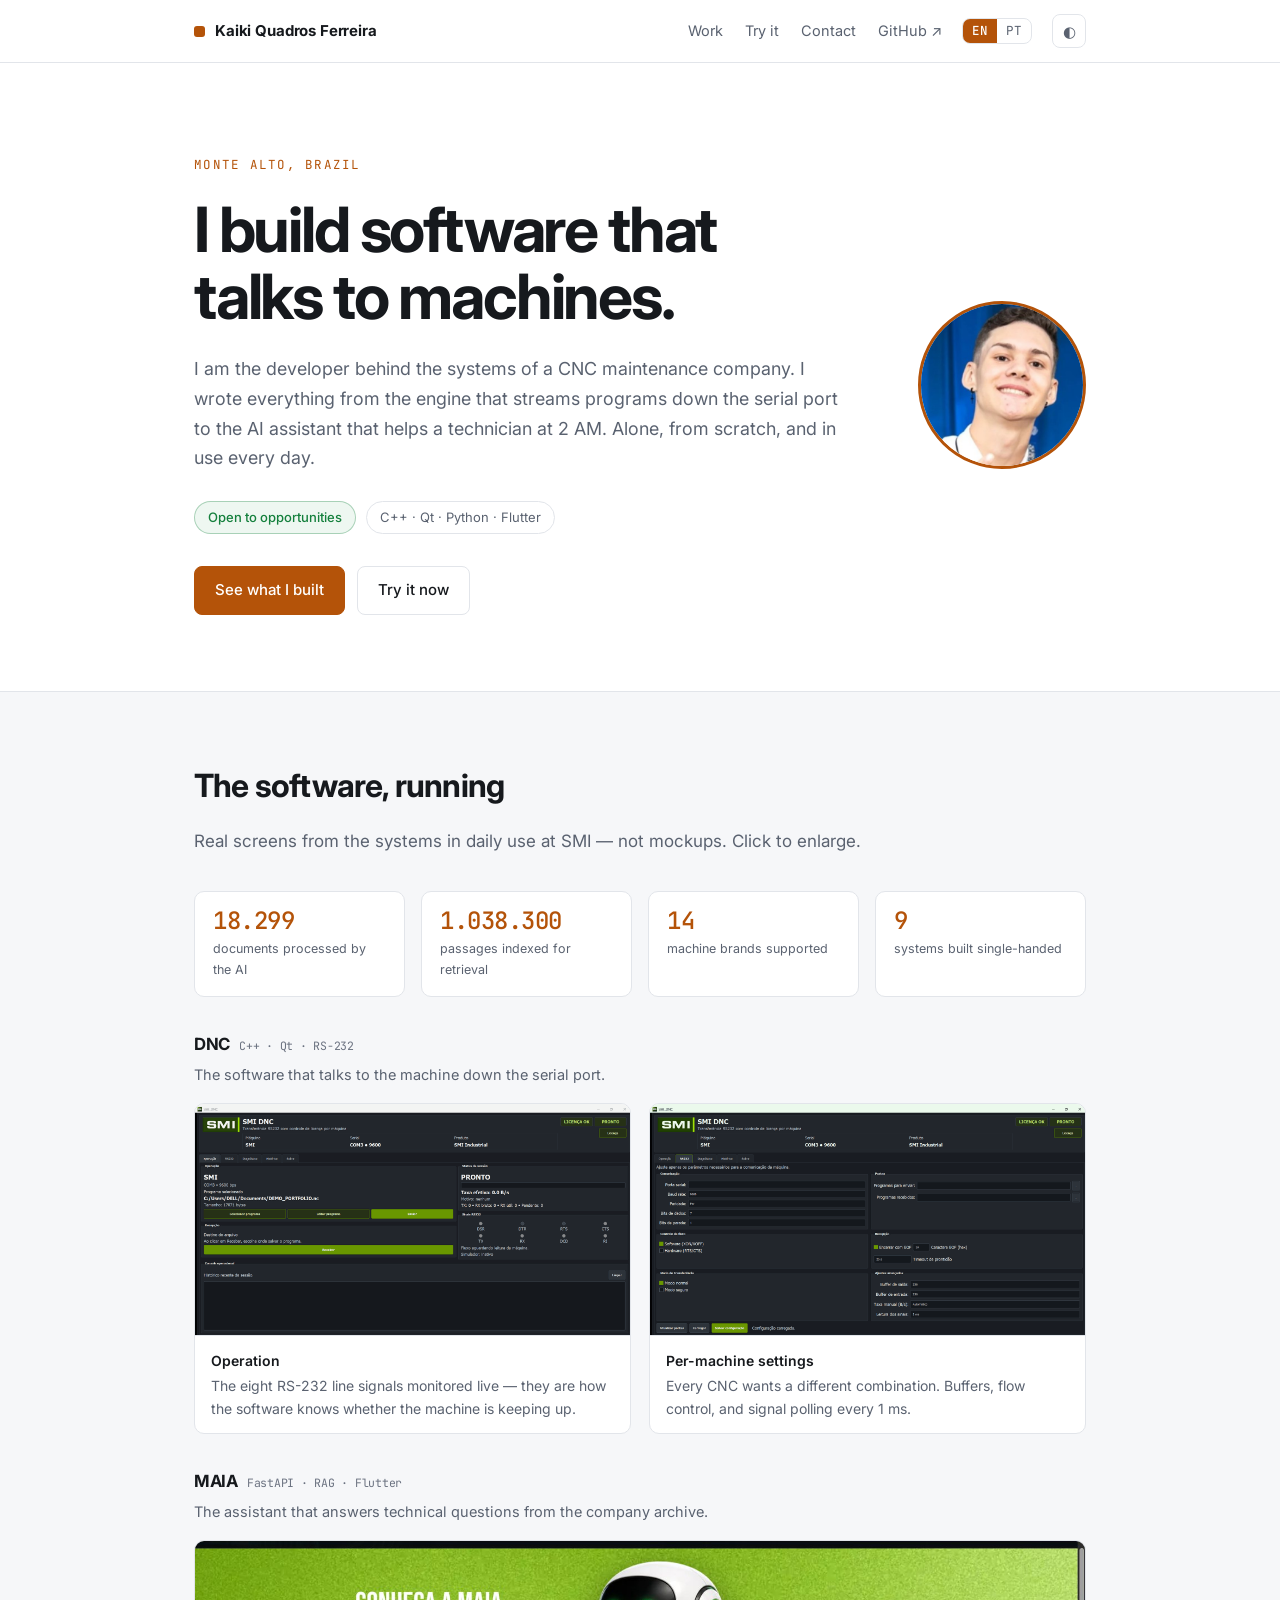
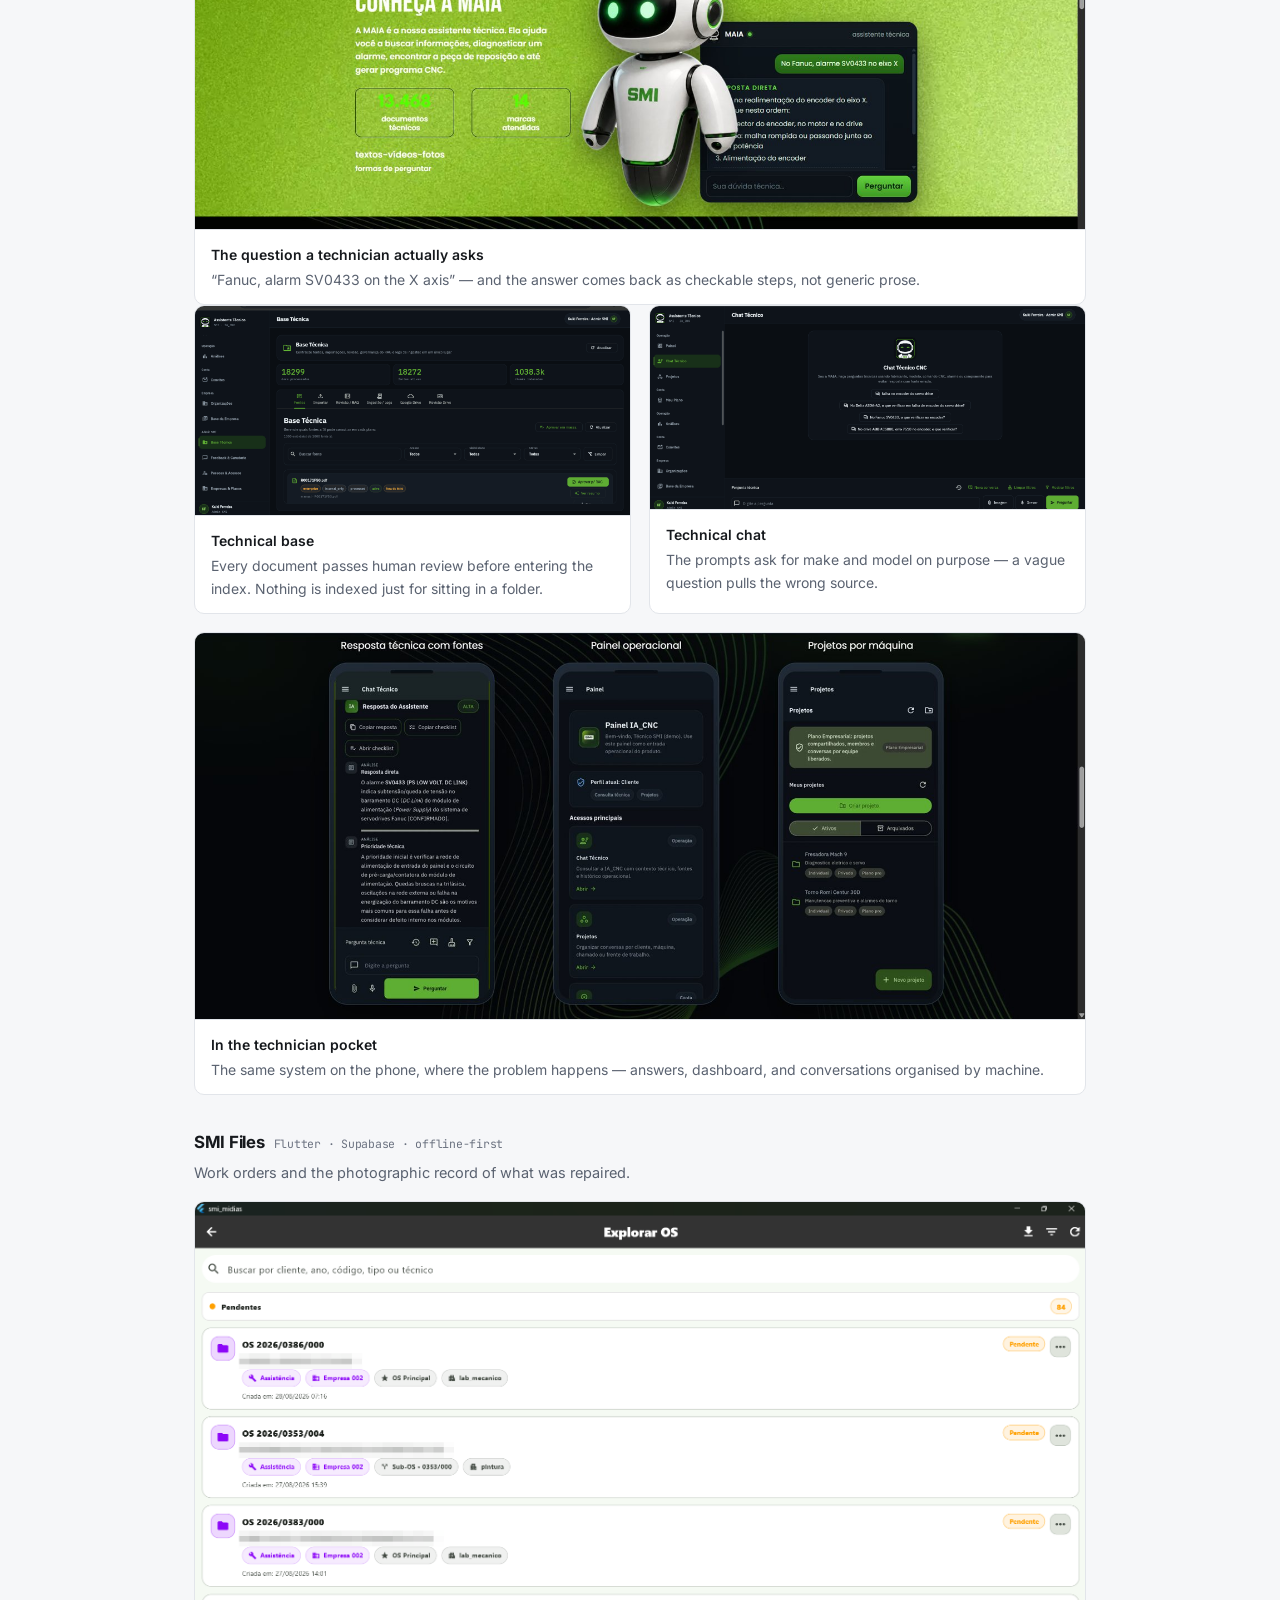
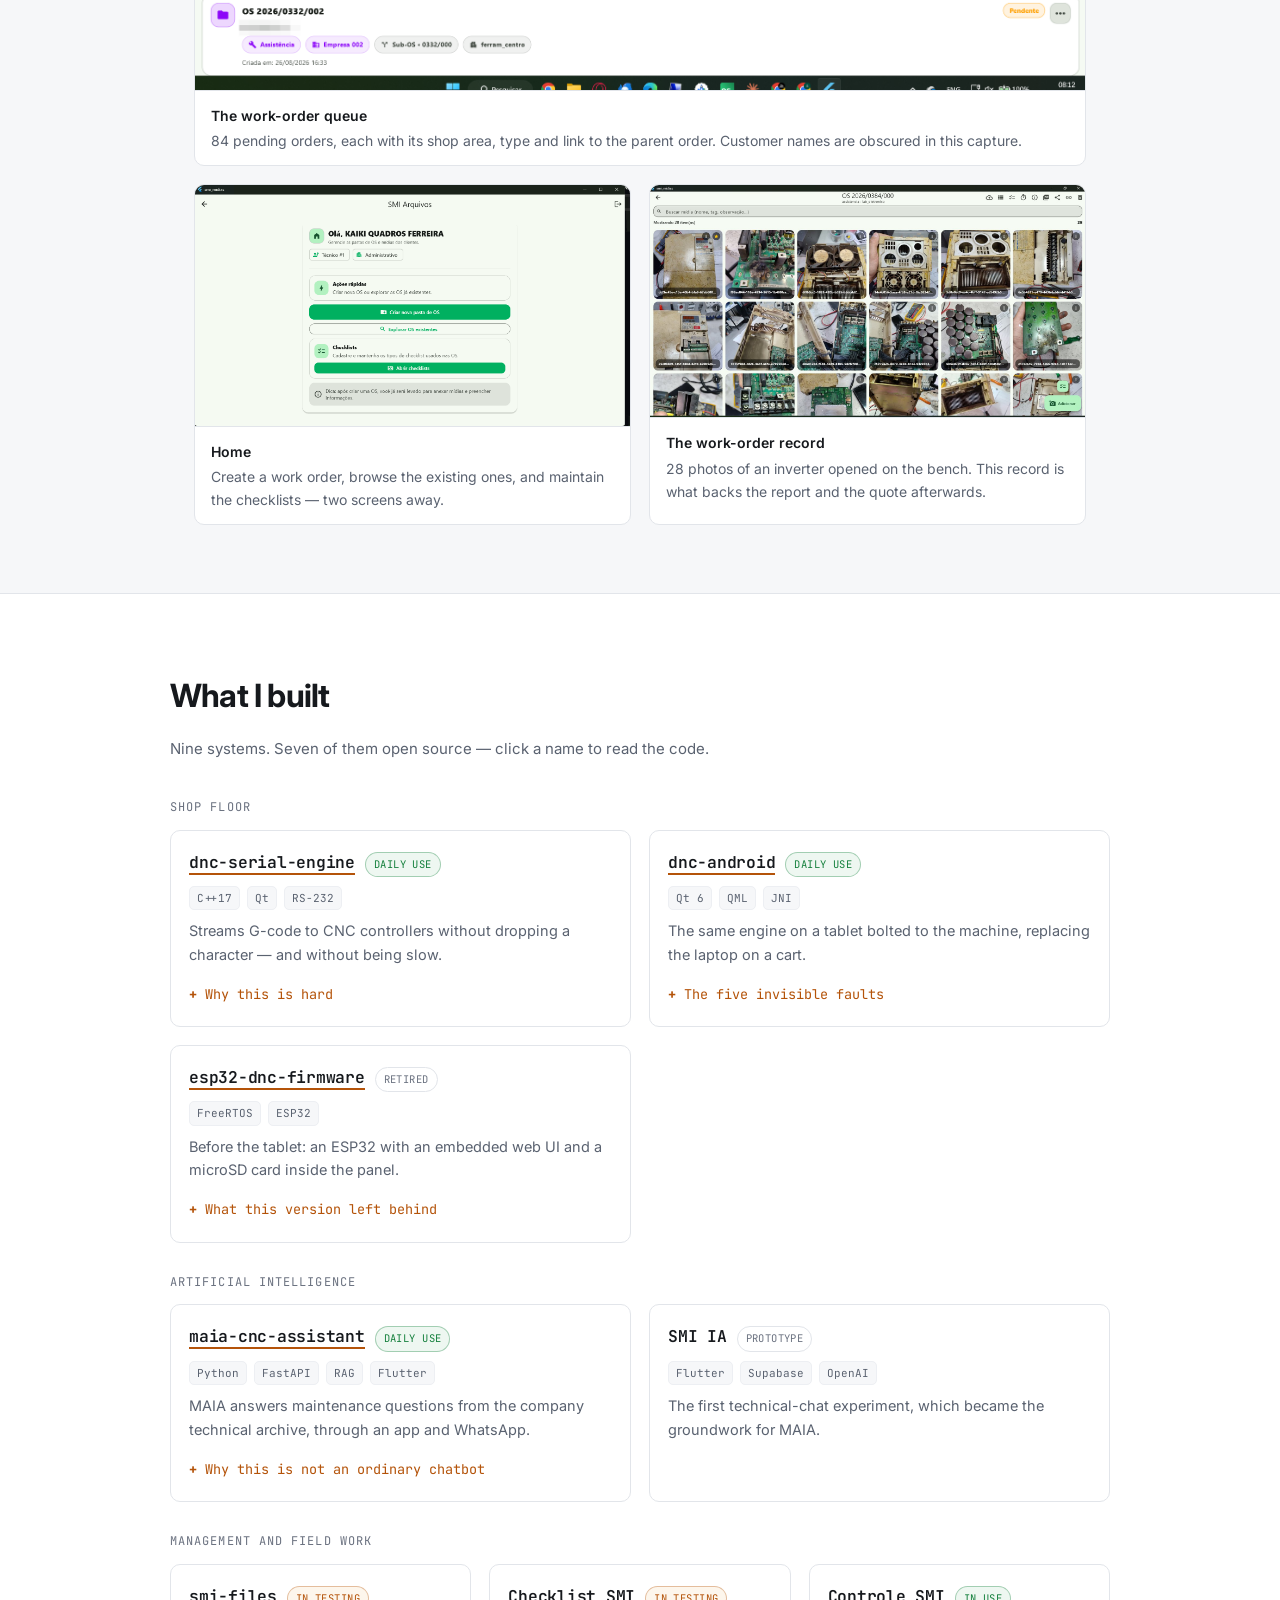
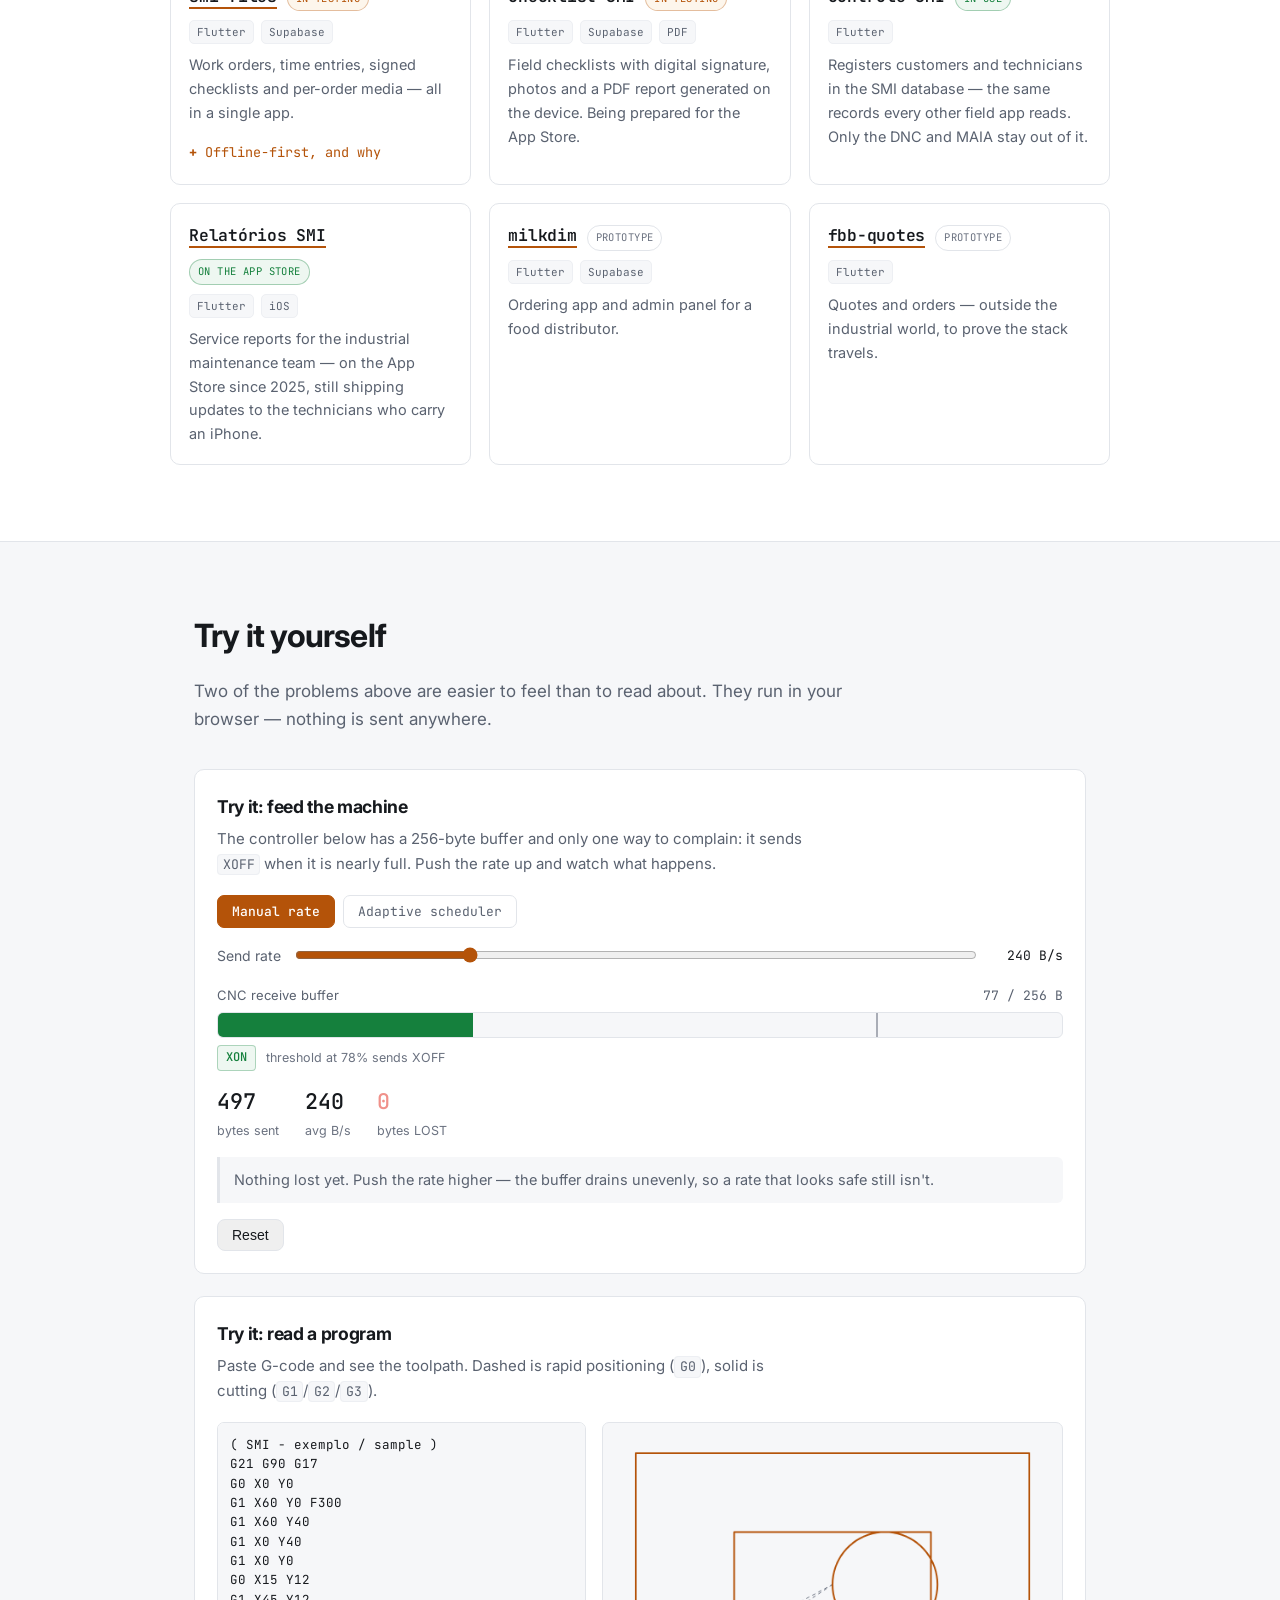
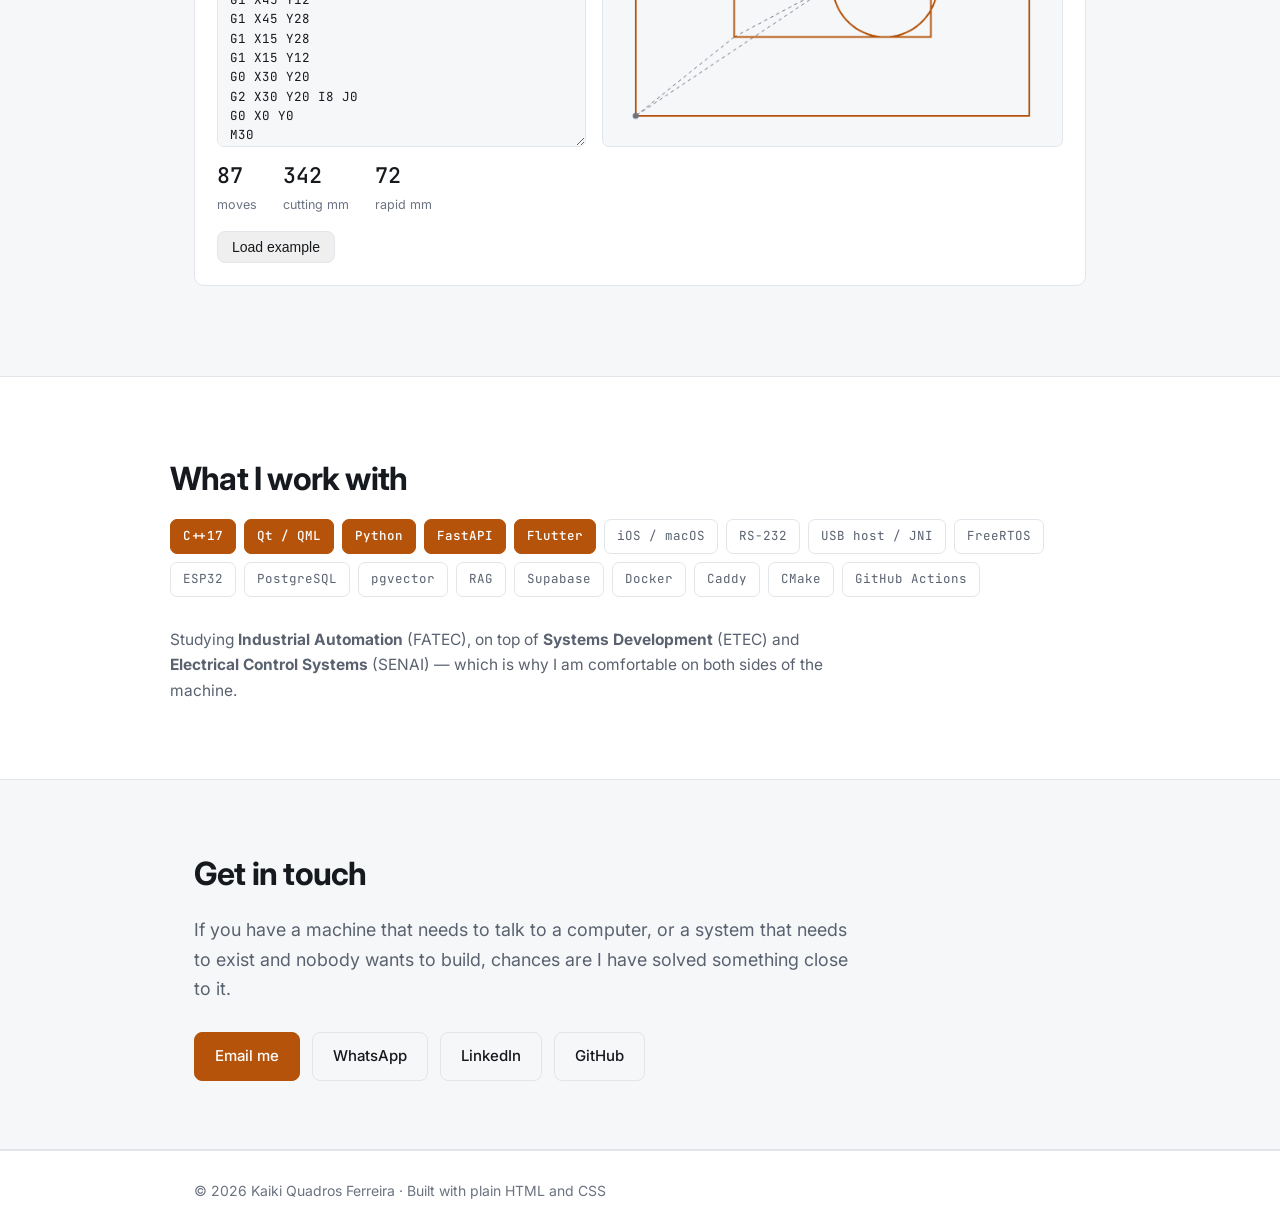
<file: index.html>
<!doctype html>
<html lang="en">
<head>
<meta charset="utf-8">
<meta name="viewport" content="width=device-width, initial-scale=1">
<title>Kaiki Quadros Ferreira — Industrial Systems, Embedded &amp; AI</title>
<meta name="description" content="Software engineer building systems for CNC machine tools: RS-232 protocols, Android and desktop clients, and RAG over technical archives. C++, Qt, QML, Python, FastAPI.">
<meta name="theme-color" content="#0d1117">
<link rel="icon" href="./favicon.svg" type="image/svg+xml">

<meta property="og:type" content="website">
<meta property="og:title" content="Kaiki Quadros Ferreira — Industrial Systems, Embedded &amp; AI">
<meta property="og:description" content="Software engineer where software meets machines. CNC serial protocols, Android and desktop clients, and AI over technical archives.">
<meta property="og:url" content="https://dev-kaiki.github.io/">
<meta name="twitter:card" content="summary">

<link rel="alternate" hreflang="en" href="https://dev-kaiki.github.io/">
<link rel="alternate" hreflang="pt-BR" href="https://dev-kaiki.github.io/pt.html">
<link rel="alternate" hreflang="x-default" href="https://dev-kaiki.github.io/">

<link rel="preconnect" href="https://fonts.googleapis.com">
<link rel="preconnect" href="https://fonts.gstatic.com" crossorigin>
<link href="https://fonts.googleapis.com/css2?family=Inter:wght@400;500;600;700&family=JetBrains+Mono:wght@400;500&display=swap" rel="stylesheet">
<link rel="stylesheet" href="./styles.css">
</head>
<body>

<a class="skip" href="#main">Skip to content</a>

<header class="topbar">
  <div class="wrap row">
    <a class="brand" href="./"><span class="brand-mark"></span>Kaiki&nbsp;Quadros&nbsp;Ferreira</a>
    <nav class="nav">
      <a href="#work">Work</a>
      <a href="#demos">Try it</a>
      <a href="#contact">Contact</a>
      <a class="ext" href="https://github.com/dev-kaiki" target="_blank" rel="noopener">GitHub ↗</a>
    </nav>
    <p class="lang" aria-label="Language">
      <span class="lang-on" aria-current="true">EN</span><a href="./pt.html" hreflang="pt-BR" lang="pt-BR">PT</a>
    </p>
    <button id="theme" class="icon-btn" aria-label="Toggle colour theme" title="Toggle colour theme">◐</button>
  </div>
</header>

<main id="main">

  <!-- ============ HERO ============ -->
  <section class="hero">
    <div class="wrap hero-grid">
      <div>
        <p class="kicker">Monte Alto, Brazil</p>
        <h1>I build software that<br>talks to machines.</h1>
        <p class="lede">
          I am the developer behind the systems of a CNC maintenance company. I wrote everything
          from the engine that streams programs down the serial port to the AI assistant that helps
          a technician at 2&nbsp;AM. Alone, from scratch, and in use every day.
        </p>
        <p class="meta">
          <span class="pill pill-on">Open to opportunities</span>
          <span class="pill">C++ · Qt · Python · Flutter</span>
        </p>
        <p class="cta">
          <a class="btn btn-primary" href="#work">See what I built</a>
          <a class="btn" href="#demos">Try it now</a>
        </p>
      </div>
      <img class="avatar" src="./assets/kaiki.jpg" alt="Kaiki Quadros Ferreira" width="440" height="440">
    </div>
  </section>

  <!-- ============ VITRINE ============ -->
  <section class="band">
    <div class="wrap">
      <h2 class="band-title">The software, running</h2>
      <p class="band-lede">
        Real screens from the systems in daily use at SMI — not mockups. Click to enlarge.
      </p>

      <div class="figures">
        <div class="fig"><b>18.299</b><span>documents processed by the AI</span></div>
        <div class="fig"><b>1.038.300</b><span>passages indexed for retrieval</span></div>
        <div class="fig"><b>14</b><span>machine brands supported</span></div>
        <div class="fig"><b>9</b><span>systems built single-handed</span></div>
      </div>

      <div class="shot-group">
        <h3>DNC<span class="st">C++ · Qt · RS-232</span></h3>
        <p class="gl">The software that talks to the machine down the serial port.</p>
        <div class="shots-2">
          <figure class="shot">
            <img src="./assets/dnc-operacao.png" alt="DNC operation screen: loaded program, session status and RS-232 signal LEDs" loading="lazy">
            <figcaption><b>Operation</b>The eight RS-232 line signals monitored live — they are how the software knows whether the machine is keeping up.</figcaption>
          </figure>
          <figure class="shot">
            <img src="./assets/dnc-rs232.png" alt="RS-232 settings: baud, parity, flow control, EOF, buffers and timing" loading="lazy">
            <figcaption><b>Per-machine settings</b>Every CNC wants a different combination. Buffers, flow control, and signal polling every 1&nbsp;ms.</figcaption>
          </figure>
        </div>
      </div>

      <div class="shot-group">
        <h3>MAIA<span class="st">FastAPI · RAG · Flutter</span></h3>
        <p class="gl">The assistant that answers technical questions from the company archive.</p>
        <figure class="shot">
          <img src="./assets/maia-apresentacao.jpg" alt="MAIA overview showing a question about alarm SV0433 on a Fanuc control and the technical answer" loading="lazy">
          <figcaption><b>The question a technician actually asks</b>“Fanuc, alarm SV0433 on the X axis” — and the answer comes back as checkable steps, not generic prose.</figcaption>
        </figure>
        <div class="shots-2">
          <figure class="shot">
            <img src="./assets/maia-base-tecnica.png" alt="Technical base panel: 18,299 documents processed, 18,272 active sources and 1,038,300 indexed passages" loading="lazy">
            <figcaption><b>Technical base</b>Every document passes human review before entering the index. Nothing is indexed just for sitting in a folder.</figcaption>
          </figure>
          <figure class="shot">
            <img src="./assets/maia-chat.png" alt="MAIA technical chat home screen with suggested questions about encoders, servo drives and alarms" loading="lazy">
            <figcaption><b>Technical chat</b>The prompts ask for make and model on purpose — a vague question pulls the wrong source.</figcaption>
          </figure>
        </div>
        <figure class="shot" style="margin-top:18px">
          <img src="./assets/maia-mobile.jpg" alt="Three mobile app screens: answer with sources, operational dashboard, and projects by machine" loading="lazy">
          <figcaption><b>In the technician pocket</b>The same system on the phone, where the problem happens — answers, dashboard, and conversations organised by machine.</figcaption>
        </figure>
      </div>

      <div class="shot-group">
        <h3>SMI Files<span class="st">Flutter · Supabase · offline-first</span></h3>
        <p class="gl">Work orders and the photographic record of what was repaired.</p>
        <figure class="shot">
          <img src="./assets/smifiles-os.png" alt="List of pending work orders showing number, shop area and date for each; customer names are obscured" loading="lazy">
          <figcaption><b>The work-order queue</b>84 pending orders, each with its shop area, type and link to the parent order. Customer names are obscured in this capture.</figcaption>
        </figure>
        <div class="shots-2" style="margin-top:18px">
          <figure class="shot">
            <img src="./assets/smifiles-home.png" alt="SMI Files home screen with actions to create a work order, browse existing ones and open checklists" loading="lazy">
            <figcaption><b>Home</b>Create a work order, browse the existing ones, and maintain the checklists — two screens away.</figcaption>
          </figure>
          <figure class="shot">
            <img src="./assets/smifiles-midias.jpg" alt="Gallery of 28 photos of a frequency inverter under repair, organised inside a work order" loading="lazy">
            <figcaption><b>The work-order record</b>28 photos of an inverter opened on the bench. This record is what backs the report and the quote afterwards.</figcaption>
          </figure>
        </div>
      </div>
    </div>
  </section>

  <!-- ============ PROJETOS ============ -->
  <section id="work" class="wrap section">
    <h2 class="sec-title">What I built</h2>
    <p class="sec-note">
      Nine systems. Seven of them open source — click a name to read the code.
    </p>

    <p class="subhead">Shop floor</p>
    <div class="pgrid">

      <article class="card">
        <div class="card-h">
          <h3><a href="https://github.com/dev-kaiki/dnc-serial-engine" target="_blank" rel="noopener">dnc-serial-engine</a></h3>
          <span class="badge-state is-live">daily use</span>
        </div>
        <p class="tags"><span>C++17</span><span>Qt</span><span>RS-232</span></p>
        <p>Streams G-code to CNC controllers without dropping a character — and without being slow.</p>
        <details class="more">
          <summary>Why this is hard</summary>
          <div class="more-body">
            <p>
              A controller from the 1980s has a few kilobytes of buffer and no way to say how full
              it is. You get one warning — <code>XOFF</code> — and it arrives late.
            </p>
            <p>
              Too fast and the machine silently drops characters while cutting steel. Too slow and a
              40-minute job becomes four hours. The engine treats this as a <strong>control loop</strong>:
              it speeds up while the machine drains and backs off the instant <code>XOFF</code> arrives.
            </p>
            <p>
              The <a href="https://github.com/dev-kaiki/dnc-serial-engine/tree/main/docs/engineering-log" target="_blank" rel="noopener">engineering log</a>
              records the debugging done on live machines — including the fix that created the next problem.
            </p>
            <p>
              There is nothing Windows-specific inside the engine: the same tree compiles and
              passes its tests on <strong>Linux, Windows and macOS</strong> on every commit.
            </p>
          </div>
        </details>
      </article>

      <article class="card">
        <div class="card-h">
          <h3><a href="https://github.com/dev-kaiki/dnc-android" target="_blank" rel="noopener">dnc-android</a></h3>
          <span class="badge-state is-live">daily use</span>
        </div>
        <p class="tags"><span>Qt 6</span><span>QML</span><span>JNI</span></p>
        <p>The same engine on a tablet bolted to the machine, replacing the laptop on a cart.</p>
        <details class="more">
          <summary>The five invisible faults</summary>
          <div class="more-body">
            <p>
              Android has no serial port. Reaching RS-232 means USB OTG, an FTDI chip and a JNI
              bridge into a Java library.
            </p>
            <p>
              Receiving worked immediately. Sending did not — and <strong>none of the five causes
              raised an error</strong>: a zeroed timeout parked the reader thread so writes vanished
              silently; a poller fought for the connection a thousand times a second with no lock; and a
              flow-control request was rejected over a name mismatch, then carried on as if it had worked.
            </p>
            <p>
              I confirmed that last one by reading the bytecode of the library itself.
            </p>
          </div>
        </details>
      </article>

      <article class="card">
        <div class="card-h">
          <h3><a href="https://github.com/dev-kaiki/esp32-dnc-firmware" target="_blank" rel="noopener">esp32-dnc-firmware</a></h3>
          <span class="badge-state">retired</span>
        </div>
        <p class="tags"><span>FreeRTOS</span><span>ESP32</span></p>
        <p>Before the tablet: an ESP32 with an embedded web UI and a microSD card inside the panel.</p>
        <details class="more">
          <summary>What this version left behind</summary>
          <div class="more-body">
            <p>
              Six FreeRTOS tasks and lock-free ring buffers separating the serial line from the card
              and the web server — so a slow SD write could never interrupt the byte stream feeding
              the machine.
            </p>
            <p>
              The tablet replaced the device, but the firmware stays public: it is the same problem
              solved on bare metal.
            </p>
          </div>
        </details>
      </article>

    </div>

    <p class="subhead">Artificial intelligence</p>
    <div class="pgrid">

      <article class="card">
        <div class="card-h">
          <h3><a href="https://github.com/dev-kaiki/maia-cnc-assistant" target="_blank" rel="noopener">maia-cnc-assistant</a></h3>
          <span class="badge-state is-live">daily use</span>
        </div>
        <p class="tags"><span>Python</span><span>FastAPI</span><span>RAG</span><span>Flutter</span></p>
        <p>MAIA answers maintenance questions from the company technical archive, through an app and WhatsApp.</p>
        <details class="more">
          <summary>Why this is not an ordinary chatbot</summary>
          <div class="more-body">
            <p>
              When a controller throws an alarm at 2&nbsp;AM the answer exists — in a 400-page PDF
              nobody can search, or in the head of the technician who is asleep.
            </p>
            <p>
              A wrong answer here injures someone, so an explicit <strong>safety policy</strong> runs
              before replying. A document only enters the index after <strong>human review</strong>. And
              there are AI <strong>cost ceilings</strong> per request, per day and per month, so a retry
              loop cannot burn the budget overnight.
            </p>
            <p>118 automated tests run on every commit.</p>
          </div>
        </details>
      </article>

      <article class="card">
        <div class="card-h">
          <h3><span class="nolink">SMI IA</span></h3>
          <span class="badge-state">prototype</span>
        </div>
        <p class="tags"><span>Flutter</span><span>Supabase</span><span>OpenAI</span></p>
        <p>The first technical-chat experiment, which became the groundwork for MAIA.</p>
      </article>

    </div>

    <p class="subhead">Management and field work</p>
    <div class="pgrid pgrid-3">

      <article class="card">
        <div class="card-h">
          <h3><a href="https://github.com/dev-kaiki/smi-files" target="_blank" rel="noopener">smi-files</a></h3>
          <span class="badge-state is-test">in testing</span>
        </div>
        <p class="tags"><span>Flutter</span><span>Supabase</span></p>
        <p>Work orders, time entries, signed checklists and per-order media — all in a single app.</p>
        <details class="more">
          <summary>Offline-first, and why</summary>
          <div class="more-body">
            <p>
              A technician inside a factory has no signal. The app writes locally and keeps a
              <strong>sync queue with automatic retry</strong>, so the work never depends on the network.
            </p>
            <p>
              Before this I had three separate apps, and I consolidated them into one. The three are
              back on their own tracks today — this one is where everything still lives together:
              work orders, time entries, checklists and media.
            </p>
          </div>
        </details>
      </article>

      <article class="card">
        <div class="card-h">
          <h3><span class="nolink">Checklist SMI</span></h3>
          <span class="badge-state is-test">in testing</span>
        </div>
        <p class="tags"><span>Flutter</span><span>Supabase</span><span>PDF</span></p>
        <p>Field checklists with digital signature, photos and a PDF report generated on the device. Being prepared for the App Store.</p>
      </article>

      <article class="card">
        <div class="card-h">
          <h3><span class="nolink">Controle SMI</span></h3>
          <span class="badge-state is-live">in use</span>
        </div>
        <p class="tags"><span>Flutter</span></p>
        <p>Registers customers and technicians in the SMI database — the same records every other field app reads. Only the DNC and MAIA stay out of it.</p>
      </article>

      <article class="card">
        <div class="card-h">
          <h3><a href="https://apps.apple.com/br/app/relatorios-smi/id6751056503" target="_blank" rel="noopener">Relatórios SMI</a></h3>
          <span class="badge-state is-live">on the App Store</span>
        </div>
        <p class="tags"><span>Flutter</span><span>iOS</span></p>
        <p>Service reports for the industrial maintenance team — on the App Store since 2025, still shipping updates to the technicians who carry an iPhone.</p>
      </article>

      <article class="card">
        <div class="card-h">
          <h3><a href="https://github.com/dev-kaiki/milkdim" target="_blank" rel="noopener">milkdim</a></h3>
          <span class="badge-state">prototype</span>
        </div>
        <p class="tags"><span>Flutter</span><span>Supabase</span></p>
        <p>Ordering app and admin panel for a food distributor.</p>
      </article>

      <article class="card">
        <div class="card-h">
          <h3><a href="https://github.com/dev-kaiki/fbb-quotes" target="_blank" rel="noopener">fbb-quotes</a></h3>
          <span class="badge-state">prototype</span>
        </div>
        <p class="tags"><span>Flutter</span></p>
        <p>Quotes and orders — outside the industrial world, to prove the stack travels.</p>
      </article>

    </div>
  </section>

  <!-- ============ DEMOS ============ -->
  <section id="demos" class="band">
    <div class="wrap">
      <h2 class="sec-title">Try it yourself</h2>
      <p class="band-lede">
        Two of the problems above are easier to feel than to read about. They run in your browser —
        nothing is sent anywhere.
      </p>
      <noscript>
        <p class="verdict">These demos need JavaScript enabled.</p>
      </noscript>
      <div class="demo" id="demo-flow"></div>
      <div class="demo" id="demo-gcode"></div>
    </div>
  </section>

  <!-- ============ STACK ============ -->
  <section class="wrap section">
    <h2 class="sec-title">What I work with</h2>
    <p class="chips">
      <span class="chip chip-h">C++17</span>
      <span class="chip chip-h">Qt / QML</span>
      <span class="chip chip-h">Python</span>
      <span class="chip chip-h">FastAPI</span>
      <span class="chip chip-h">Flutter</span>
      <span class="chip">iOS / macOS</span>
      <span class="chip">RS-232</span>
      <span class="chip">USB host / JNI</span>
      <span class="chip">FreeRTOS</span>
      <span class="chip">ESP32</span>
      <span class="chip">PostgreSQL</span>
      <span class="chip">pgvector</span>
      <span class="chip">RAG</span>
      <span class="chip">Supabase</span>
      <span class="chip">Docker</span>
      <span class="chip">Caddy</span>
      <span class="chip">CMake</span>
      <span class="chip">GitHub Actions</span>
    </p>
    <p class="note">
      Studying <strong>Industrial Automation</strong> (FATEC), on top of <strong>Systems
      Development</strong> (ETEC) and <strong>Electrical Control Systems</strong> (SENAI) — which is why
      I am comfortable on both sides of the machine.
    </p>
  </section>

  <!-- ============ CONTATO ============ -->
  <section id="contact" class="band">
    <div class="wrap">
      <h2 class="sec-title">Get in touch</h2>
      <p class="lede">
        If you have a machine that needs to talk to a computer, or a system that needs to exist and
        nobody wants to build, chances are I have solved something close to it.
      </p>
      <p class="cta">
        <a class="btn btn-primary" href="mailto:kaikiiquadros091o@gmail.com">Email me</a>
        <a class="btn" href="https://wa.me/5516991666951" target="_blank" rel="noopener">WhatsApp</a>
        <a class="btn" href="https://www.linkedin.com/in/kaiki-ferreira/" target="_blank" rel="noopener">LinkedIn</a>
        <a class="btn" href="https://github.com/dev-kaiki" target="_blank" rel="noopener">GitHub</a>
      </p>
    </div>
  </section>

</main>

<footer class="foot">
  <div class="wrap">
    <p>© <span id="year">2026</span> Kaiki Quadros Ferreira · Built with plain HTML and CSS</p>
  </div>
</footer>

<div class="lb" id="lb" role="dialog" aria-modal="true" aria-label="Enlarged image">
  <button class="lb-close" id="lb-close" aria-label="Close">×</button>
  <img id="lb-img" alt="">
</div>

<script src="./demos.js"></script>
<script>
(function () {
  var root = document.documentElement;
  var saved = null;
  try { saved = localStorage.getItem('theme'); } catch (e) {}
  if (saved) root.setAttribute('data-theme', saved);

  var btn = document.getElementById('theme');
  btn.addEventListener('click', function () {
    var current = root.getAttribute('data-theme');
    if (!current) {
      current = matchMedia('(prefers-color-scheme: dark)').matches ? 'dark' : 'light';
    }
    var next = current === 'dark' ? 'light' : 'dark';
    root.setAttribute('data-theme', next);
    try { localStorage.setItem('theme', next); } catch (e) {}
  });

  document.getElementById('year').textContent = new Date().getFullYear();

  // lightbox das capturas
  var lb = document.getElementById('lb'), lbImg = document.getElementById('lb-img');
  function close() { lb.classList.remove('is-open'); lbImg.removeAttribute('src'); }
  Array.prototype.forEach.call(document.querySelectorAll('.shot img'), function (img) {
    img.addEventListener('click', function () {
      lbImg.src = img.src; lbImg.alt = img.alt; lb.classList.add('is-open');
    });
  });
  document.getElementById('lb-close').addEventListener('click', close);
  lb.addEventListener('click', function (e) { if (e.target === lb) close(); });
  document.addEventListener('keydown', function (e) { if (e.key === 'Escape') close(); });
})();
</script>

</body>
</html>
</file>
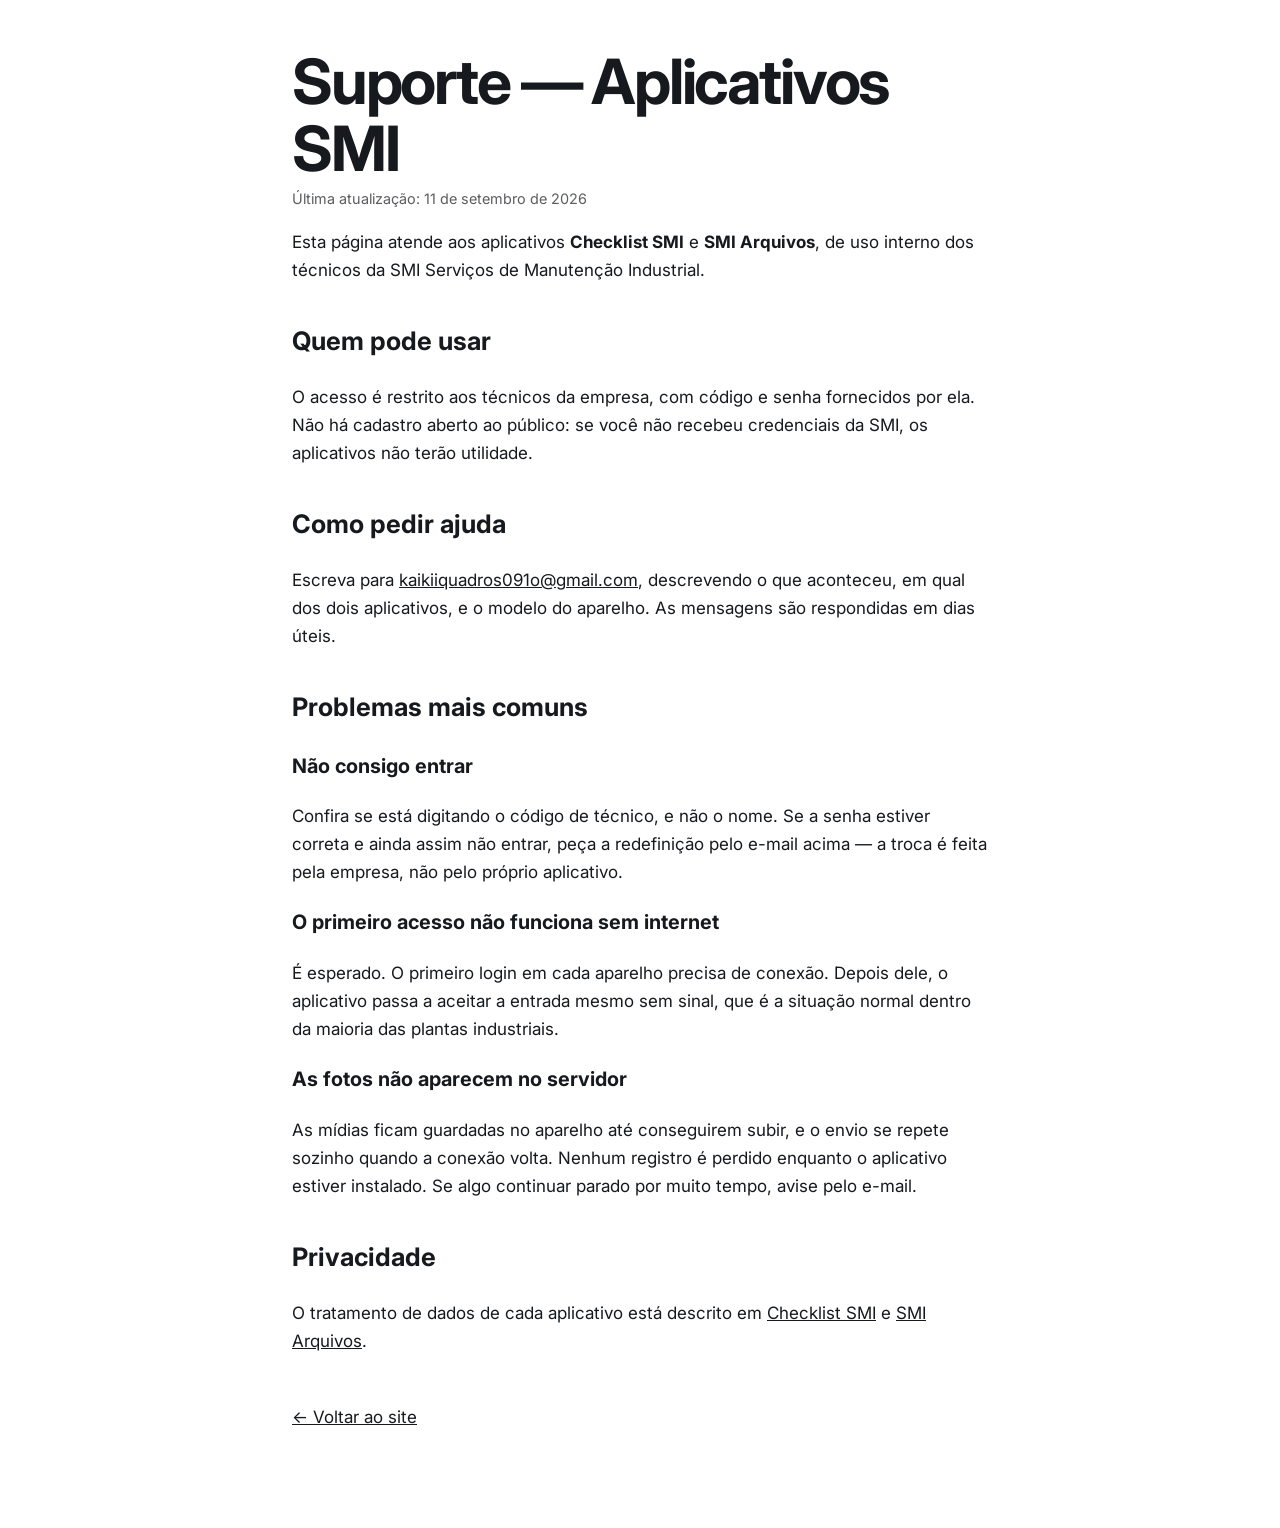
<file: suporte/index.html>
<!doctype html>
<html lang="pt-BR">
<head>
<meta charset="utf-8">
<meta name="viewport" content="width=device-width, initial-scale=1">
<title>Suporte — Aplicativos SMI</title>
<meta name="description" content="Como obter ajuda com os aplicativos Checklist SMI e SMI Arquivos.">
<meta name="theme-color" content="#0d1117">
<meta name="robots" content="noindex">
<link rel="icon" href="../favicon.svg" type="image/svg+xml">
<link rel="preconnect" href="https://fonts.googleapis.com">
<link rel="preconnect" href="https://fonts.gstatic.com" crossorigin>
<link href="https://fonts.googleapis.com/css2?family=Inter:wght@400;500;600;700&family=JetBrains+Mono:wght@400;500&display=swap" rel="stylesheet">
<link rel="stylesheet" href="../styles.css">
<style>
  .doc { max-width: 46rem; margin: 0 auto; padding: 3rem 1.25rem 5rem; }
  .doc h1 { margin-bottom: .25rem; }
  .doc .updated { opacity: .7; font-size: .9rem; margin-top: 0; }
  .doc h2 { margin-top: 2.25rem; }
  .doc li { margin-bottom: .4rem; }
</style>
</head>
<body>

<main class="doc">

<h1>Suporte — Aplicativos SMI</h1>
<p class="updated">Última atualização: 11 de setembro de 2026</p>

<p>Esta página atende aos aplicativos <strong>Checklist SMI</strong> e
<strong>SMI Arquivos</strong>, de uso interno dos técnicos da SMI Serviços de
Manutenção Industrial.</p>

<h2>Quem pode usar</h2>
<p>O acesso é restrito aos técnicos da empresa, com código e senha fornecidos por
ela. Não há cadastro aberto ao público: se você não recebeu credenciais da SMI,
os aplicativos não terão utilidade.</p>

<h2>Como pedir ajuda</h2>
<p>Escreva para
<a href="mailto:kaikiiquadros091o@gmail.com">kaikiiquadros091o@gmail.com</a>,
descrevendo o que aconteceu, em qual dos dois aplicativos, e o modelo do
aparelho. As mensagens são respondidas em dias úteis.</p>

<h2>Problemas mais comuns</h2>

<h3>Não consigo entrar</h3>
<p>Confira se está digitando o código de técnico, e não o nome. Se a senha estiver
correta e ainda assim não entrar, peça a redefinição pelo e-mail acima — a troca
é feita pela empresa, não pelo próprio aplicativo.</p>

<h3>O primeiro acesso não funciona sem internet</h3>
<p>É esperado. O primeiro login em cada aparelho precisa de conexão. Depois dele,
o aplicativo passa a aceitar a entrada mesmo sem sinal, que é a situação normal
dentro da maioria das plantas industriais.</p>

<h3>As fotos não aparecem no servidor</h3>
<p>As mídias ficam guardadas no aparelho até conseguirem subir, e o envio se repete
sozinho quando a conexão volta. Nenhum registro é perdido enquanto o aplicativo
estiver instalado. Se algo continuar parado por muito tempo, avise pelo e-mail.</p>

<h2>Privacidade</h2>
<p>O tratamento de dados de cada aplicativo está descrito em
<a href="../privacidade/checklist-smi.html">Checklist SMI</a> e
<a href="../privacidade/smi-files.html">SMI Arquivos</a>.</p>

<p style="margin-top:3rem"><a href="../pt.html">← Voltar ao site</a></p>

</main>

</body>
</html>
</file>
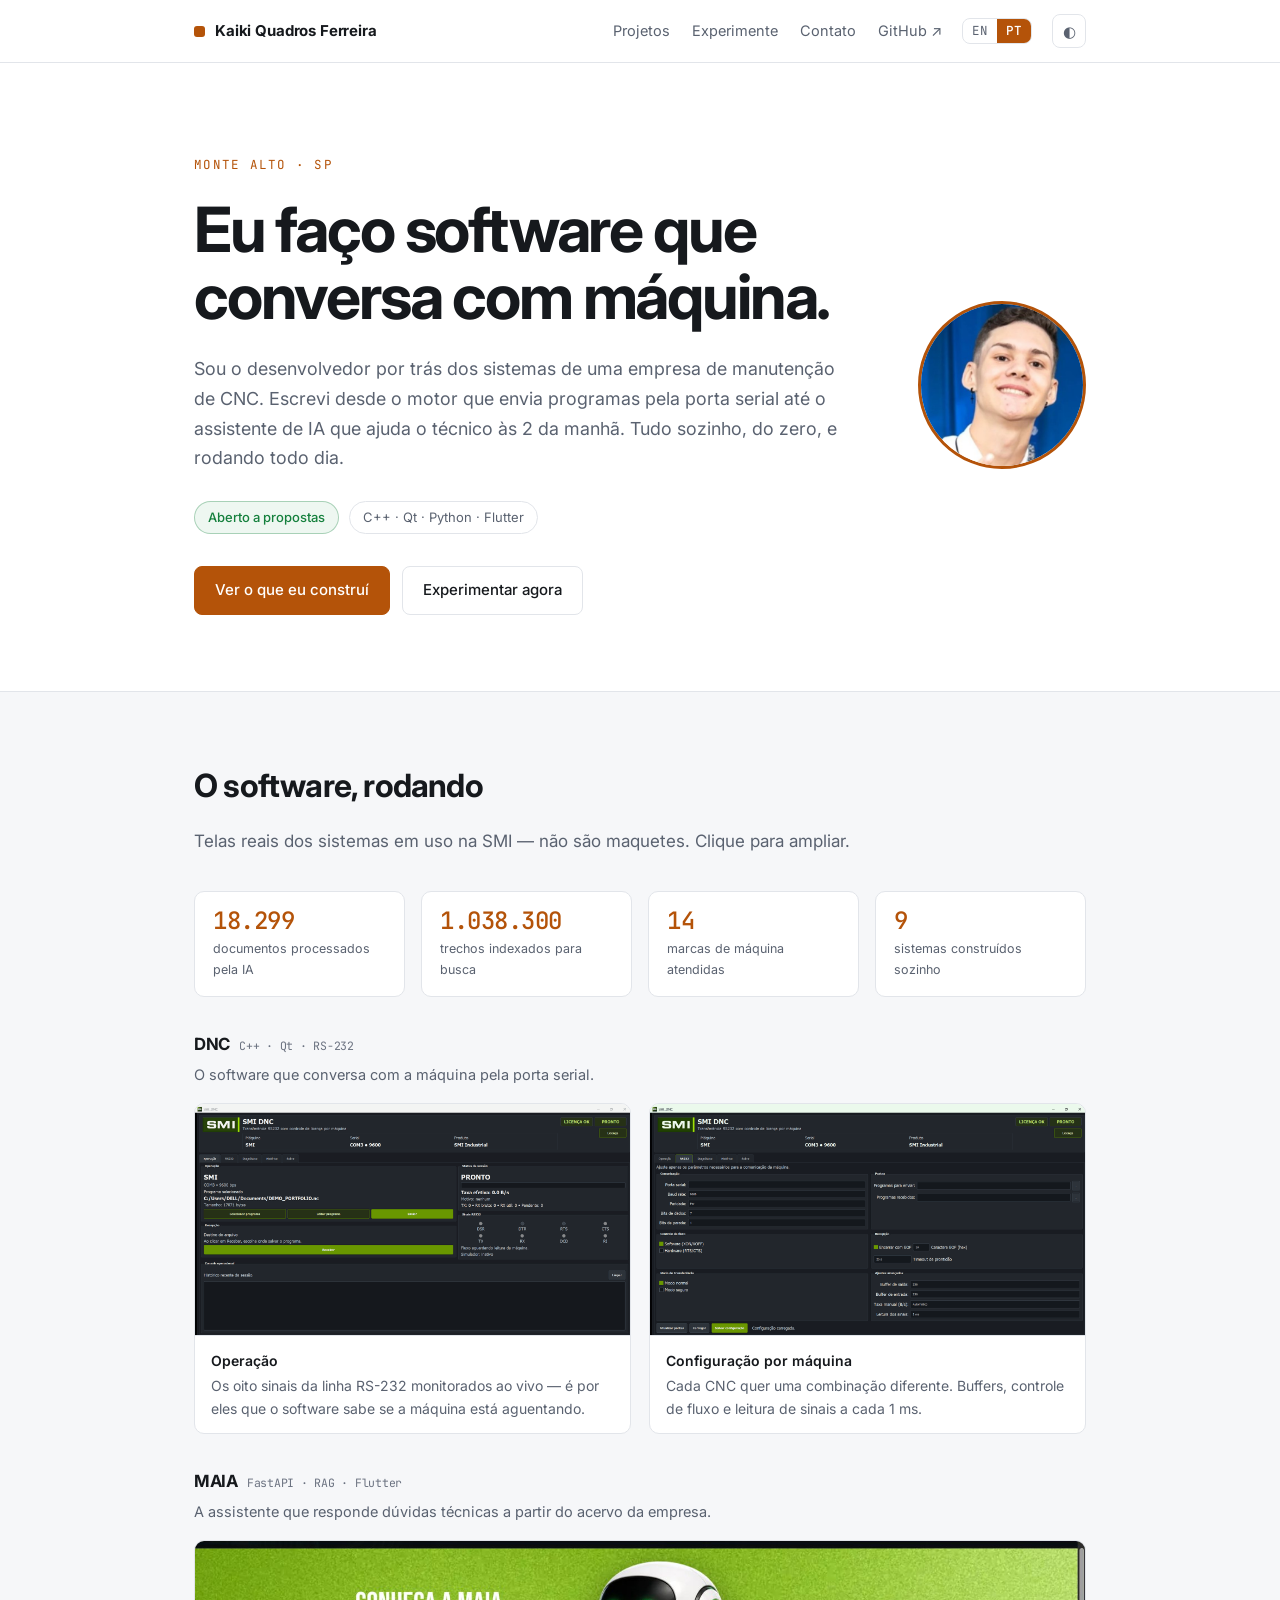
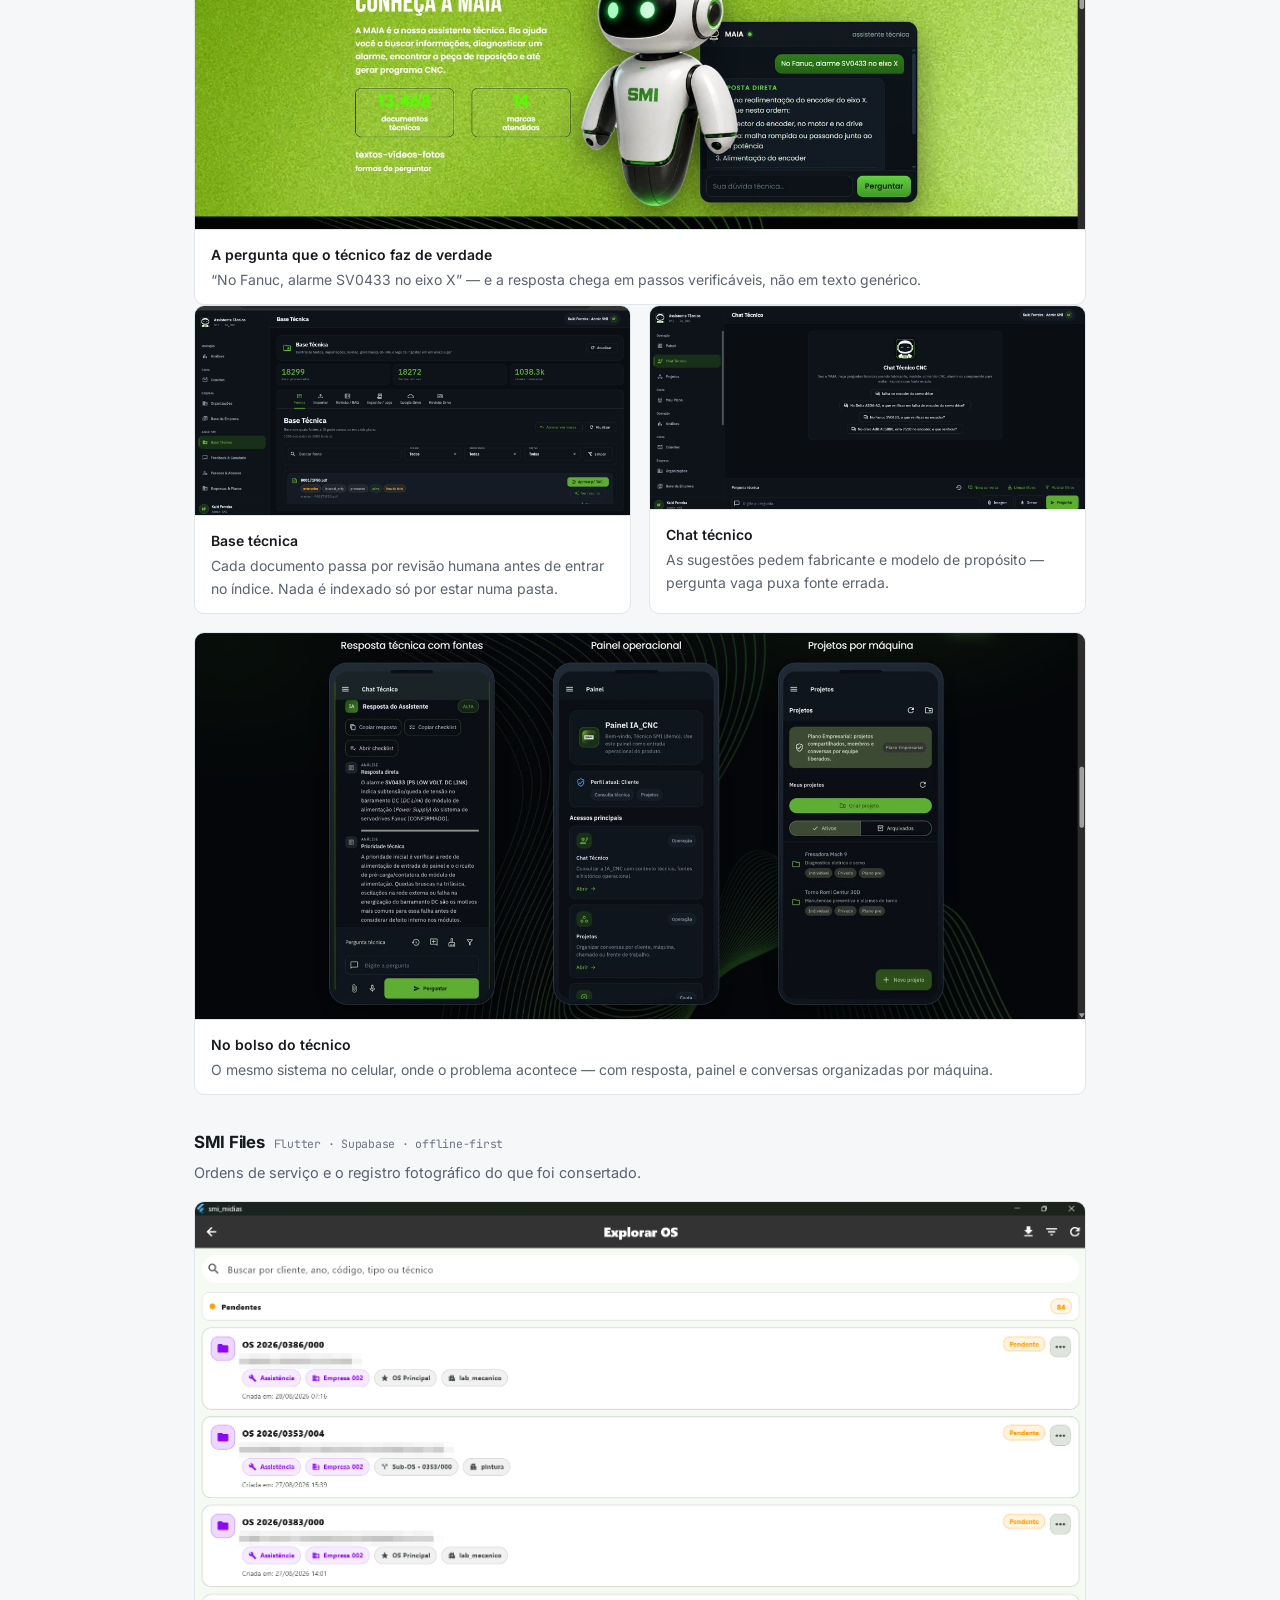
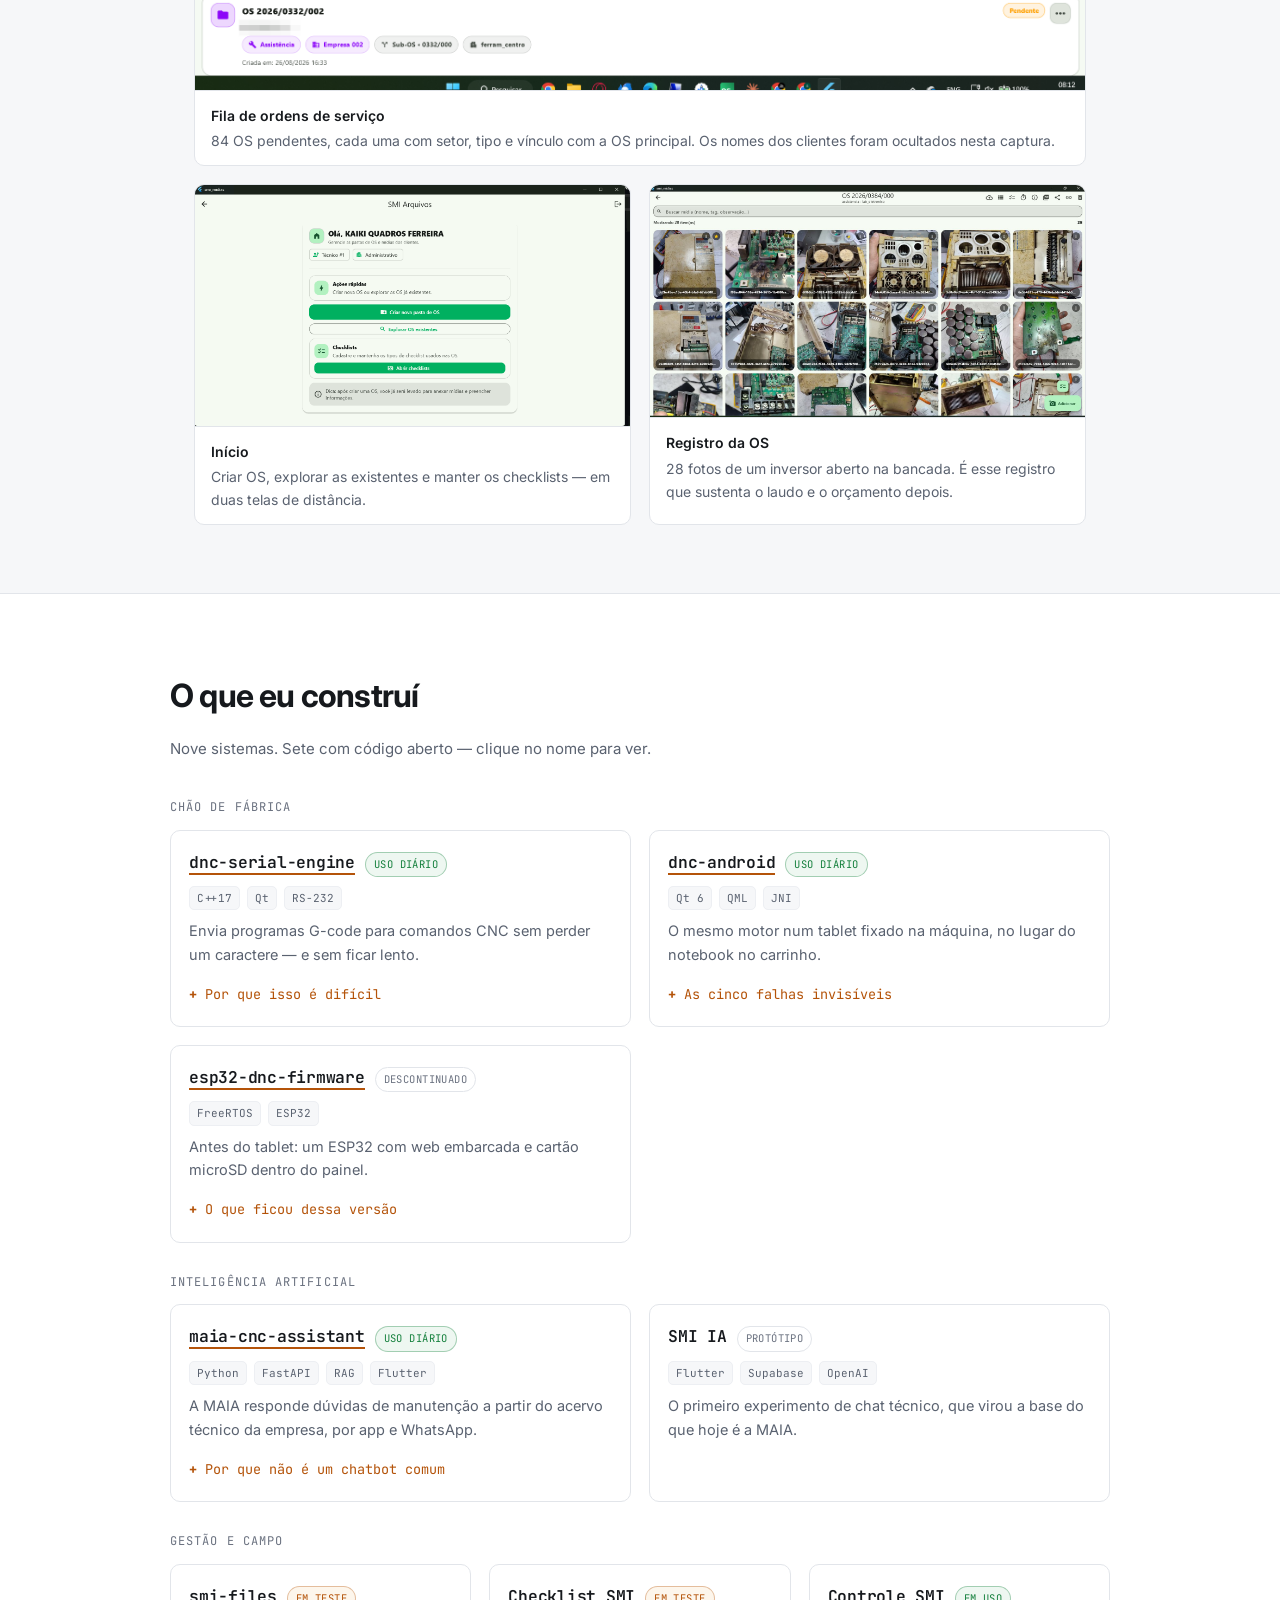
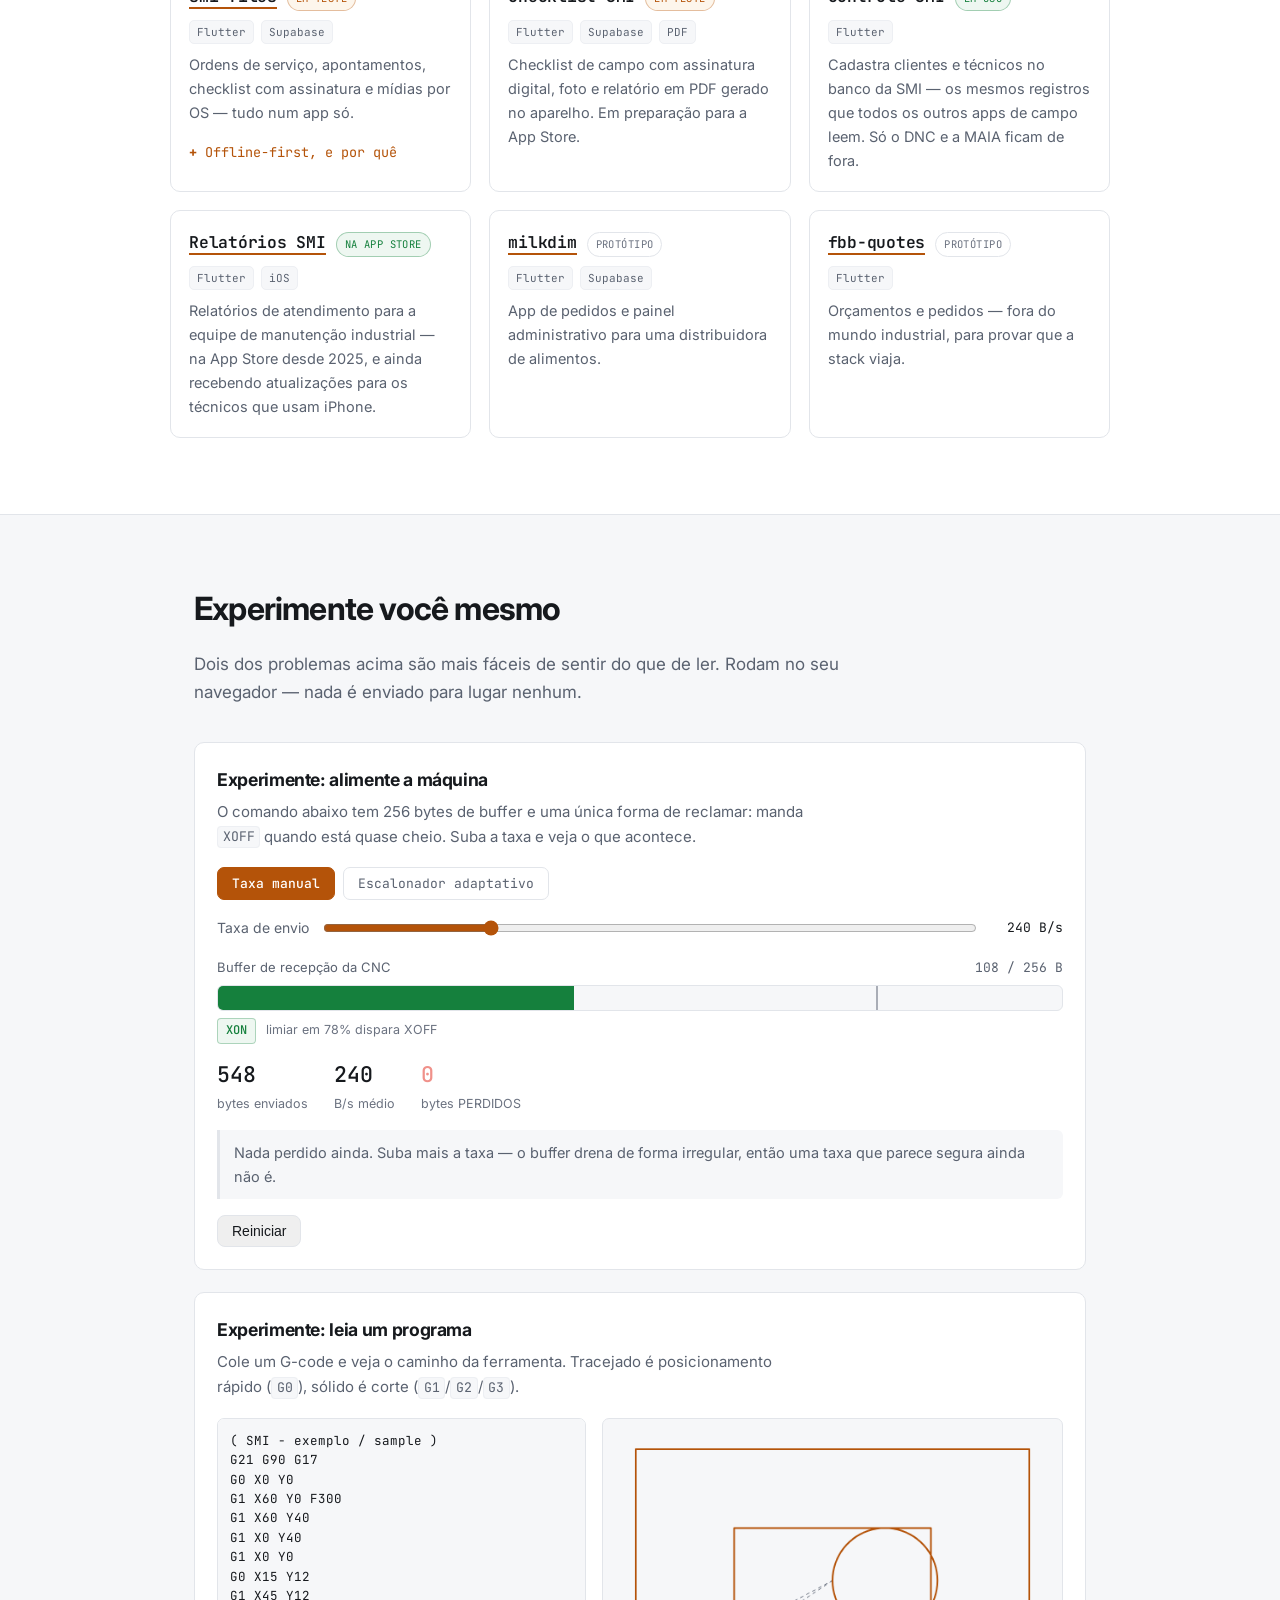
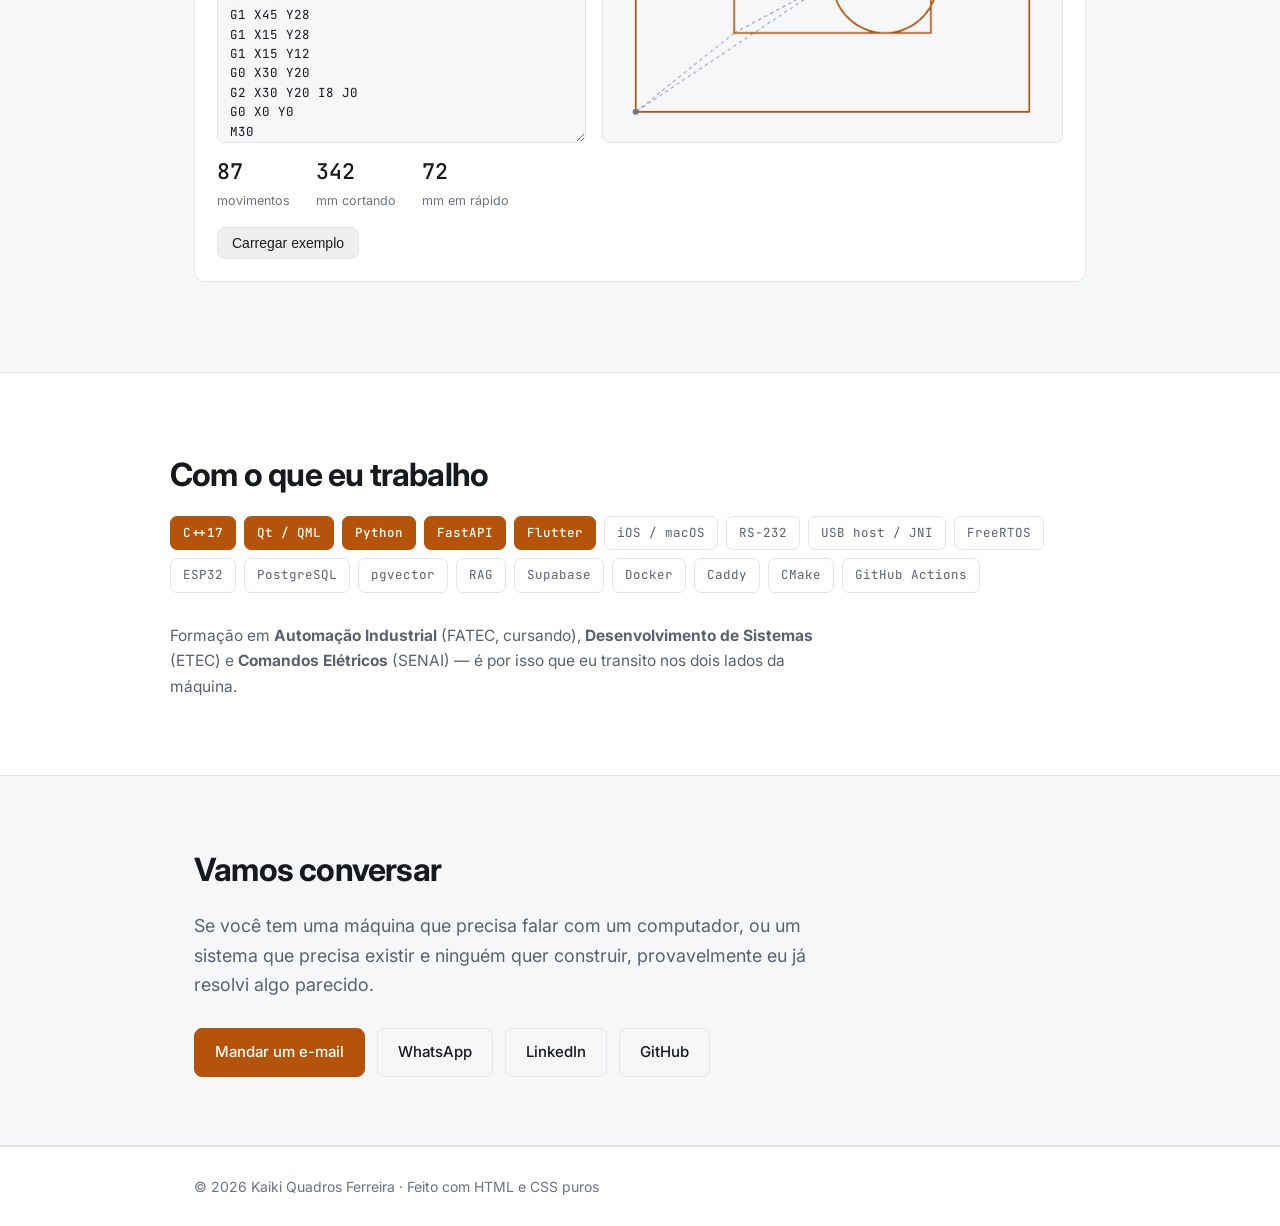
<file: pt.html>
<!doctype html>
<html lang="pt-BR">
<head>
<meta charset="utf-8">
<meta name="viewport" content="width=device-width, initial-scale=1">
<title>Kaiki Quadros Ferreira — Sistemas Industriais, Embarcados e IA</title>
<meta name="description" content="Engenheiro de software que constrói sistemas para máquinas CNC: protocolos RS-232, clientes Android e desktop, e RAG sobre acervos técnicos. C++, Qt, QML, Python, FastAPI.">
<meta name="theme-color" content="#0d1117">
<link rel="icon" href="./favicon.svg" type="image/svg+xml">

<meta property="og:type" content="website">
<meta property="og:title" content="Kaiki Quadros Ferreira — Sistemas Industriais, Embarcados e IA">
<meta property="og:description" content="Engenheiro de software onde o software encontra a máquina. Protocolos seriais de CNC, clientes Android e desktop, e IA sobre acervos técnicos.">
<meta property="og:url" content="https://dev-kaiki.github.io/pt.html">
<meta name="twitter:card" content="summary">

<link rel="alternate" hreflang="en" href="https://dev-kaiki.github.io/">
<link rel="alternate" hreflang="pt-BR" href="https://dev-kaiki.github.io/pt.html">
<link rel="alternate" hreflang="x-default" href="https://dev-kaiki.github.io/">

<link rel="preconnect" href="https://fonts.googleapis.com">
<link rel="preconnect" href="https://fonts.gstatic.com" crossorigin>
<link href="https://fonts.googleapis.com/css2?family=Inter:wght@400;500;600;700&family=JetBrains+Mono:wght@400;500&display=swap" rel="stylesheet">
<link rel="stylesheet" href="./styles.css">
</head>
<body>

<a class="skip" href="#main">Pular para o conteúdo</a>

<header class="topbar">
  <div class="wrap row">
    <a class="brand" href="./pt.html"><span class="brand-mark"></span>Kaiki&nbsp;Quadros&nbsp;Ferreira</a>
    <nav class="nav">
      <a href="#work">Projetos</a>
      <a href="#demos">Experimente</a>
      <a href="#contact">Contato</a>
      <a class="ext" href="https://github.com/dev-kaiki" target="_blank" rel="noopener">GitHub ↗</a>
    </nav>
    <p class="lang" aria-label="Idioma">
      <a href="./" hreflang="en" lang="en">EN</a><span class="lang-on" aria-current="true">PT</span>
    </p>
    <button id="theme" class="icon-btn" aria-label="Alternar tema" title="Alternar tema">◐</button>
  </div>
</header>

<main id="main">

  <!-- ============ HERO ============ -->
  <section class="hero">
    <div class="wrap hero-grid">
      <div>
        <p class="kicker">Monte Alto · SP</p>
        <h1>Eu faço software que<br>conversa com máquina.</h1>
        <p class="lede">
          Sou o desenvolvedor por trás dos sistemas de uma empresa de manutenção de CNC. Escrevi
          desde o motor que envia programas pela porta serial até o assistente de IA que ajuda o
          técnico às 2 da manhã. Tudo sozinho, do zero, e rodando todo dia.
        </p>
        <p class="meta">
          <span class="pill pill-on">Aberto a propostas</span>
          <span class="pill">C++ · Qt · Python · Flutter</span>
        </p>
        <p class="cta">
          <a class="btn btn-primary" href="#work">Ver o que eu construí</a>
          <a class="btn" href="#demos">Experimentar agora</a>
        </p>
      </div>
      <img class="avatar" src="./assets/kaiki.jpg" alt="Kaiki Quadros Ferreira" width="440" height="440">
    </div>
  </section>

  <!-- ============ VITRINE ============ -->
  <section class="band">
    <div class="wrap">
      <h2 class="band-title">O software, rodando</h2>
      <p class="band-lede">
        Telas reais dos sistemas em uso na SMI — não são maquetes. Clique para ampliar.
      </p>

      <div class="figures">
        <div class="fig"><b>18.299</b><span>documentos processados pela IA</span></div>
        <div class="fig"><b>1.038.300</b><span>trechos indexados para busca</span></div>
        <div class="fig"><b>14</b><span>marcas de máquina atendidas</span></div>
        <div class="fig"><b>9</b><span>sistemas construídos sozinho</span></div>
      </div>

      <div class="shot-group">
        <h3>DNC<span class="st">C++ · Qt · RS-232</span></h3>
        <p class="gl">O software que conversa com a máquina pela porta serial.</p>
        <div class="shots-2">
          <figure class="shot">
            <img src="./assets/dnc-operacao.png" alt="Tela de operação do DNC: programa carregado, status da sessão e LEDs dos sinais RS-232" loading="lazy">
            <figcaption><b>Operação</b>Os oito sinais da linha RS-232 monitorados ao vivo — é por eles que o software sabe se a máquina está aguentando.</figcaption>
          </figure>
          <figure class="shot">
            <img src="./assets/dnc-rs232.png" alt="Configuração RS-232: baud, paridade, controle de fluxo, EOF, buffers e timing" loading="lazy">
            <figcaption><b>Configuração por máquina</b>Cada CNC quer uma combinação diferente. Buffers, controle de fluxo e leitura de sinais a cada 1&nbsp;ms.</figcaption>
          </figure>
        </div>
      </div>

      <div class="shot-group">
        <h3>MAIA<span class="st">FastAPI · RAG · Flutter</span></h3>
        <p class="gl">A assistente que responde dúvidas técnicas a partir do acervo da empresa.</p>
        <figure class="shot">
          <img src="./assets/maia-apresentacao.jpg" alt="Apresentação da MAIA com exemplo de pergunta sobre alarme SV0433 em comando Fanuc e a resposta técnica" loading="lazy">
          <figcaption><b>A pergunta que o técnico faz de verdade</b>“No Fanuc, alarme SV0433 no eixo X” — e a resposta chega em passos verificáveis, não em texto genérico.</figcaption>
        </figure>
        <div class="shots-2">
          <figure class="shot">
            <img src="./assets/maia-base-tecnica.png" alt="Painel da base técnica: 18.299 documentos processados, 18.272 fontes ativas e 1.038.300 trechos indexados" loading="lazy">
            <figcaption><b>Base técnica</b>Cada documento passa por revisão humana antes de entrar no índice. Nada é indexado só por estar numa pasta.</figcaption>
          </figure>
          <figure class="shot">
            <img src="./assets/maia-chat.png" alt="Tela inicial do chat técnico da MAIA com sugestões de perguntas sobre encoder, servo drive e alarmes" loading="lazy">
            <figcaption><b>Chat técnico</b>As sugestões pedem fabricante e modelo de propósito — pergunta vaga puxa fonte errada.</figcaption>
          </figure>
        </div>
        <figure class="shot" style="margin-top:18px">
          <img src="./assets/maia-mobile.jpg" alt="Três telas do aplicativo móvel: resposta com fontes, painel operacional e projetos por máquina" loading="lazy">
          <figcaption><b>No bolso do técnico</b>O mesmo sistema no celular, onde o problema acontece — com resposta, painel e conversas organizadas por máquina.</figcaption>
        </figure>
      </div>

      <div class="shot-group">
        <h3>SMI Files<span class="st">Flutter · Supabase · offline-first</span></h3>
        <p class="gl">Ordens de serviço e o registro fotográfico do que foi consertado.</p>
        <figure class="shot">
          <img src="./assets/smifiles-os.png" alt="Lista de ordens de serviço pendentes, com número, setor e data de cada uma; os nomes dos clientes estão ocultados" loading="lazy">
          <figcaption><b>Fila de ordens de serviço</b>84 OS pendentes, cada uma com setor, tipo e vínculo com a OS principal. Os nomes dos clientes foram ocultados nesta captura.</figcaption>
        </figure>
        <div class="shots-2" style="margin-top:18px">
          <figure class="shot">
            <img src="./assets/smifiles-home.png" alt="Tela inicial do SMI Files com ações para criar ordem de serviço, explorar OS e abrir checklists" loading="lazy">
            <figcaption><b>Início</b>Criar OS, explorar as existentes e manter os checklists — em duas telas de distância.</figcaption>
          </figure>
          <figure class="shot">
            <img src="./assets/smifiles-midias.jpg" alt="Galeria de 28 fotos de um inversor de frequência em manutenção, organizadas dentro de uma ordem de serviço" loading="lazy">
            <figcaption><b>Registro da OS</b>28 fotos de um inversor aberto na bancada. É esse registro que sustenta o laudo e o orçamento depois.</figcaption>
          </figure>
        </div>
      </div>
    </div>
  </section>

  <!-- ============ PROJETOS ============ -->
  <section id="work" class="wrap section">
    <h2 class="sec-title">O que eu construí</h2>
    <p class="sec-note">
      Nove sistemas. Sete com código aberto — clique no nome para ver.
    </p>

    <p class="subhead">Chão de fábrica</p>
    <div class="pgrid">

      <article class="card">
        <div class="card-h">
          <h3><a href="https://github.com/dev-kaiki/dnc-serial-engine" target="_blank" rel="noopener">dnc-serial-engine</a></h3>
          <span class="badge-state is-live">uso diário</span>
        </div>
        <p class="tags"><span>C++17</span><span>Qt</span><span>RS-232</span></p>
        <p>Envia programas G-code para comandos CNC sem perder um caractere — e sem ficar lento.</p>
        <details class="more">
          <summary>Por que isso é difícil</summary>
          <div class="more-body">
            <p>
              Um comando dos anos 80 tem alguns kilobytes de buffer e nenhuma forma de dizer o
              quanto está cheio. Você recebe um único aviso — <code>XOFF</code> — e ele chega atrasado.
            </p>
            <p>
              Rápido demais, a máquina perde caracteres em silêncio enquanto corta aço. Devagar
              demais, um trabalho de 40 minutos vira quatro horas. O motor trata isso como
              <strong>malha de controle</strong>: acelera enquanto a máquina drena, recua no instante
              do <code>XOFF</code>.
            </p>
            <p>
              O <a href="https://github.com/dev-kaiki/dnc-serial-engine/tree/main/docs/engineering-log" target="_blank" rel="noopener">diário de engenharia</a>
              registra a depuração em máquina rodando — inclusive a correção que criou um novo problema.
            </p>
            <p>
              Não há nada de Windows dentro do motor: a mesma base compila e passa nos testes em
              <strong>Linux, Windows e macOS</strong> a cada commit.
            </p>
          </div>
        </details>
      </article>

      <article class="card">
        <div class="card-h">
          <h3><a href="https://github.com/dev-kaiki/dnc-android" target="_blank" rel="noopener">dnc-android</a></h3>
          <span class="badge-state is-live">uso diário</span>
        </div>
        <p class="tags"><span>Qt 6</span><span>QML</span><span>JNI</span></p>
        <p>O mesmo motor num tablet fixado na máquina, no lugar do notebook no carrinho.</p>
        <details class="more">
          <summary>As cinco falhas invisíveis</summary>
          <div class="more-body">
            <p>
              Android não tem porta serial. Para chegar no RS-232 é USB OTG, chip FTDI e uma ponte
              JNI até uma biblioteca Java.
            </p>
            <p>
              Receber funcionou de primeira. Enviar, não — e <strong>nenhuma das cinco causas gerava
              erro</strong>: um timeout zerado prendia a thread de leitura e as escritas sumiam em
              silêncio; um poller disputava a conexão mil vezes por segundo sem lock; e um pedido de
              controle de fluxo era recusado por divergência de nome, seguindo como se tivesse dado certo.
            </p>
            <p>
              Essa última eu confirmei lendo o <em>bytecode</em> da biblioteca.
            </p>
          </div>
        </details>
      </article>

      <article class="card">
        <div class="card-h">
          <h3><a href="https://github.com/dev-kaiki/esp32-dnc-firmware" target="_blank" rel="noopener">esp32-dnc-firmware</a></h3>
          <span class="badge-state">descontinuado</span>
        </div>
        <p class="tags"><span>FreeRTOS</span><span>ESP32</span></p>
        <p>Antes do tablet: um ESP32 com web embarcada e cartão microSD dentro do painel.</p>
        <details class="more">
          <summary>O que ficou dessa versão</summary>
          <div class="more-body">
            <p>
              Seis tarefas FreeRTOS e buffers circulares sem trava separando a serial do cartão e do
              servidor web — para que uma escrita lenta no SD nunca interrompesse o fluxo de bytes
              indo para a máquina.
            </p>
            <p>
              O tablet substituiu o aparelho, mas o firmware continua público: é o mesmo problema
              resolvido em bare metal.
            </p>
          </div>
        </details>
      </article>

    </div>

    <p class="subhead">Inteligência artificial</p>
    <div class="pgrid">

      <article class="card">
        <div class="card-h">
          <h3><a href="https://github.com/dev-kaiki/maia-cnc-assistant" target="_blank" rel="noopener">maia-cnc-assistant</a></h3>
          <span class="badge-state is-live">uso diário</span>
        </div>
        <p class="tags"><span>Python</span><span>FastAPI</span><span>RAG</span><span>Flutter</span></p>
        <p>A MAIA responde dúvidas de manutenção a partir do acervo técnico da empresa, por app e WhatsApp.</p>
        <details class="more">
          <summary>Por que não é um chatbot comum</summary>
          <div class="more-body">
            <p>
              Quando um comando dispara alarme às 2 da manhã, a resposta existe — num PDF de 400
              páginas que ninguém consegue pesquisar, ou na cabeça do técnico que está dormindo.
            </p>
            <p>
              Resposta errada aqui machuca alguém, então existe uma <strong>política de segurança</strong>
              explícita antes de responder. Documento só entra na base depois de <strong>revisão
              humana</strong>. E há <strong>teto de custo</strong> de IA por requisição, por dia e por mês,
              para um loop de retry não queimar o orçamento de madrugada.
            </p>
            <p>118 testes automatizados rodando a cada commit.</p>
          </div>
        </details>
      </article>

      <article class="card">
        <div class="card-h">
          <h3><span class="nolink">SMI IA</span></h3>
          <span class="badge-state">protótipo</span>
        </div>
        <p class="tags"><span>Flutter</span><span>Supabase</span><span>OpenAI</span></p>
        <p>O primeiro experimento de chat técnico, que virou a base do que hoje é a MAIA.</p>
      </article>

    </div>

    <p class="subhead">Gestão e campo</p>
    <div class="pgrid pgrid-3">

      <article class="card">
        <div class="card-h">
          <h3><a href="https://github.com/dev-kaiki/smi-files" target="_blank" rel="noopener">smi-files</a></h3>
          <span class="badge-state is-test">em teste</span>
        </div>
        <p class="tags"><span>Flutter</span><span>Supabase</span></p>
        <p>Ordens de serviço, apontamentos, checklist com assinatura e mídias por OS — tudo num app só.</p>
        <details class="more">
          <summary>Offline-first, e por quê</summary>
          <div class="more-body">
            <p>
              Técnico dentro de fábrica não tem sinal. O app grava local e mantém uma
              <strong>fila de sincronização com reenvio automático</strong>, então o trabalho nunca
              depende da rede.
            </p>
            <p>
              Antes disso eu tinha três aplicativos separados, e consolidei em um só. Hoje os três
              voltaram a andar por conta própria — este aqui é onde tudo continua junto: ordens de
              serviço, apontamentos, checklist e mídias.
            </p>
          </div>
        </details>
      </article>

      <article class="card">
        <div class="card-h">
          <h3><span class="nolink">Checklist SMI</span></h3>
          <span class="badge-state is-test">em teste</span>
        </div>
        <p class="tags"><span>Flutter</span><span>Supabase</span><span>PDF</span></p>
        <p>Checklist de campo com assinatura digital, foto e relatório em PDF gerado no aparelho. Em preparação para a App Store.</p>
      </article>

      <article class="card">
        <div class="card-h">
          <h3><span class="nolink">Controle SMI</span></h3>
          <span class="badge-state is-live">em uso</span>
        </div>
        <p class="tags"><span>Flutter</span></p>
        <p>Cadastra clientes e técnicos no banco da SMI — os mesmos registros que todos os outros apps de campo leem. Só o DNC e a MAIA ficam de fora.</p>
      </article>

      <article class="card">
        <div class="card-h">
          <h3><a href="https://apps.apple.com/br/app/relatorios-smi/id6751056503" target="_blank" rel="noopener">Relatórios SMI</a></h3>
          <span class="badge-state is-live">na App Store</span>
        </div>
        <p class="tags"><span>Flutter</span><span>iOS</span></p>
        <p>Relatórios de atendimento para a equipe de manutenção industrial — na App Store desde 2025, e ainda recebendo atualizações para os técnicos que usam iPhone.</p>
      </article>

      <article class="card">
        <div class="card-h">
          <h3><a href="https://github.com/dev-kaiki/milkdim" target="_blank" rel="noopener">milkdim</a></h3>
          <span class="badge-state">protótipo</span>
        </div>
        <p class="tags"><span>Flutter</span><span>Supabase</span></p>
        <p>App de pedidos e painel administrativo para uma distribuidora de alimentos.</p>
      </article>

      <article class="card">
        <div class="card-h">
          <h3><a href="https://github.com/dev-kaiki/fbb-quotes" target="_blank" rel="noopener">fbb-quotes</a></h3>
          <span class="badge-state">protótipo</span>
        </div>
        <p class="tags"><span>Flutter</span></p>
        <p>Orçamentos e pedidos — fora do mundo industrial, para provar que a stack viaja.</p>
      </article>

    </div>
  </section>

  <!-- ============ DEMOS ============ -->
  <section id="demos" class="band">
    <div class="wrap">
      <h2 class="sec-title">Experimente você mesmo</h2>
      <p class="band-lede">
        Dois dos problemas acima são mais fáceis de sentir do que de ler. Rodam no seu navegador —
        nada é enviado para lugar nenhum.
      </p>
      <noscript>
        <p class="verdict">Estas demonstrações precisam de JavaScript ativado.</p>
      </noscript>
      <div class="demo" id="demo-flow"></div>
      <div class="demo" id="demo-gcode"></div>
    </div>
  </section>

  <!-- ============ STACK ============ -->
  <section class="wrap section">
    <h2 class="sec-title">Com o que eu trabalho</h2>
    <p class="chips">
      <span class="chip chip-h">C++17</span>
      <span class="chip chip-h">Qt / QML</span>
      <span class="chip chip-h">Python</span>
      <span class="chip chip-h">FastAPI</span>
      <span class="chip chip-h">Flutter</span>
      <span class="chip">iOS / macOS</span>
      <span class="chip">RS-232</span>
      <span class="chip">USB host / JNI</span>
      <span class="chip">FreeRTOS</span>
      <span class="chip">ESP32</span>
      <span class="chip">PostgreSQL</span>
      <span class="chip">pgvector</span>
      <span class="chip">RAG</span>
      <span class="chip">Supabase</span>
      <span class="chip">Docker</span>
      <span class="chip">Caddy</span>
      <span class="chip">CMake</span>
      <span class="chip">GitHub Actions</span>
    </p>
    <p class="note">
      Formação em <strong>Automação Industrial</strong> (FATEC, cursando), <strong>Desenvolvimento de
      Sistemas</strong> (ETEC) e <strong>Comandos Elétricos</strong> (SENAI) — é por isso que eu transito
      nos dois lados da máquina.
    </p>
  </section>

  <!-- ============ CONTATO ============ -->
  <section id="contact" class="band">
    <div class="wrap">
      <h2 class="sec-title">Vamos conversar</h2>
      <p class="lede">
        Se você tem uma máquina que precisa falar com um computador, ou um sistema que precisa
        existir e ninguém quer construir, provavelmente eu já resolvi algo parecido.
      </p>
      <p class="cta">
        <a class="btn btn-primary" href="mailto:kaikiiquadros091o@gmail.com">Mandar um e-mail</a>
        <a class="btn" href="https://wa.me/5516991666951" target="_blank" rel="noopener">WhatsApp</a>
        <a class="btn" href="https://www.linkedin.com/in/kaiki-ferreira/" target="_blank" rel="noopener">LinkedIn</a>
        <a class="btn" href="https://github.com/dev-kaiki" target="_blank" rel="noopener">GitHub</a>
      </p>
    </div>
  </section>

</main>

<footer class="foot">
  <div class="wrap">
    <p>© <span id="year">2026</span> Kaiki Quadros Ferreira · Feito com HTML e CSS puros</p>
  </div>
</footer>

<div class="lb" id="lb" role="dialog" aria-modal="true" aria-label="Imagem ampliada">
  <button class="lb-close" id="lb-close" aria-label="Fechar">×</button>
  <img id="lb-img" alt="">
</div>

<script src="./demos.js"></script>
<script>
(function () {
  var root = document.documentElement;
  var saved = null;
  try { saved = localStorage.getItem('theme'); } catch (e) {}
  if (saved) root.setAttribute('data-theme', saved);

  var btn = document.getElementById('theme');
  btn.addEventListener('click', function () {
    var current = root.getAttribute('data-theme');
    if (!current) {
      current = matchMedia('(prefers-color-scheme: dark)').matches ? 'dark' : 'light';
    }
    var next = current === 'dark' ? 'light' : 'dark';
    root.setAttribute('data-theme', next);
    try { localStorage.setItem('theme', next); } catch (e) {}
  });

  document.getElementById('year').textContent = new Date().getFullYear();

  // lightbox das capturas
  var lb = document.getElementById('lb'), lbImg = document.getElementById('lb-img');
  function close() { lb.classList.remove('is-open'); lbImg.removeAttribute('src'); }
  Array.prototype.forEach.call(document.querySelectorAll('.shot img'), function (img) {
    img.addEventListener('click', function () {
      lbImg.src = img.src; lbImg.alt = img.alt; lb.classList.add('is-open');
    });
  });
  document.getElementById('lb-close').addEventListener('click', close);
  lb.addEventListener('click', function (e) { if (e.target === lb) close(); });
  document.addEventListener('keydown', function (e) { if (e.key === 'Escape') close(); });
})();
</script>

</body>
</html>
</file>
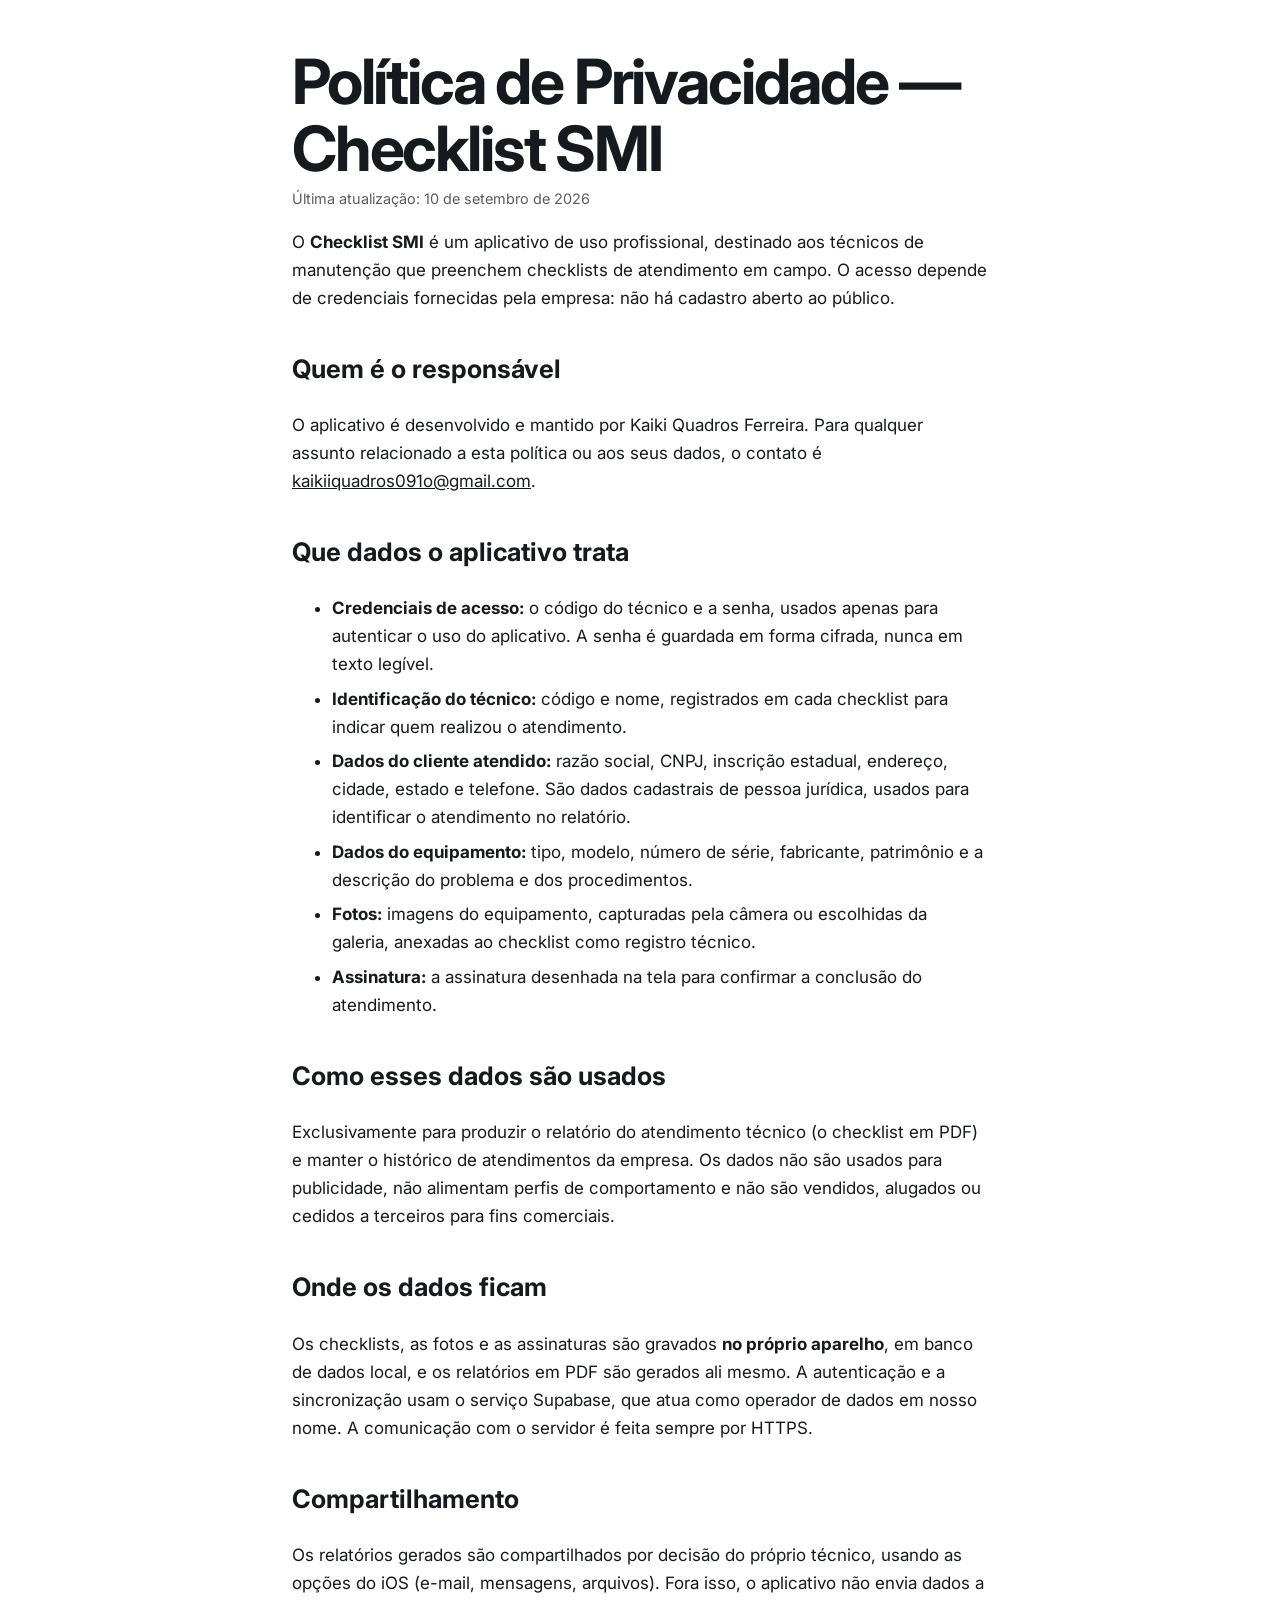
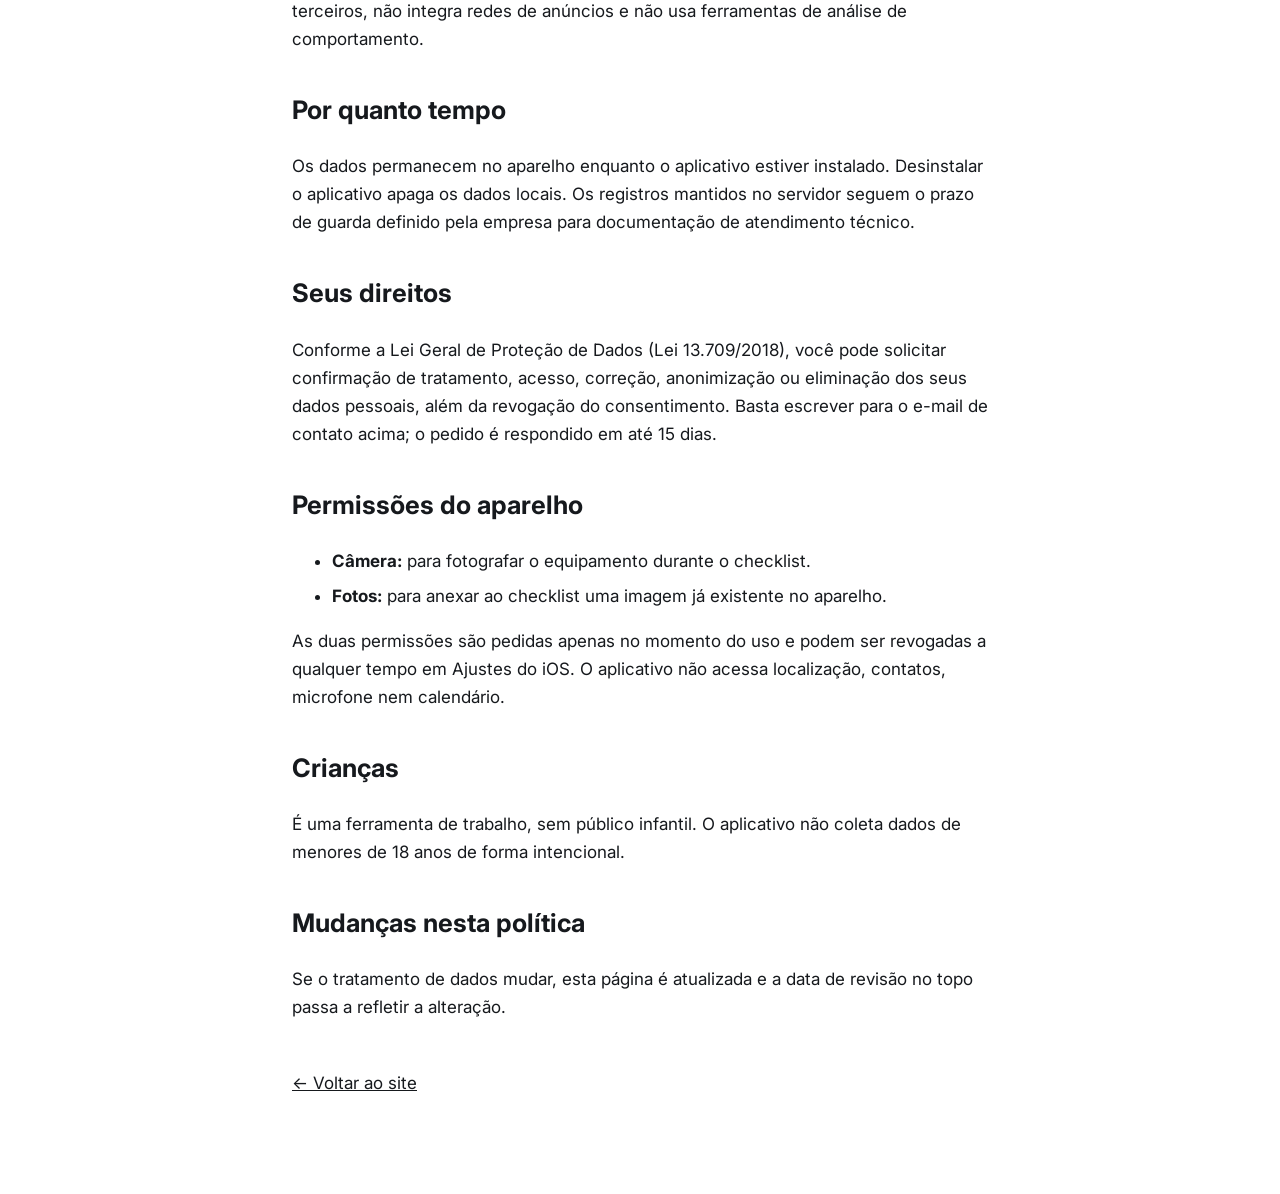
<file: privacidade/checklist-smi.html>
<!doctype html>
<html lang="pt-BR">
<head>
<meta charset="utf-8">
<meta name="viewport" content="width=device-width, initial-scale=1">
<title>Política de Privacidade — Checklist SMI</title>
<meta name="description" content="Como o aplicativo Checklist SMI trata os dados de checklists técnicos, fotos e assinaturas.">
<meta name="theme-color" content="#0d1117">
<meta name="robots" content="noindex">
<link rel="icon" href="../favicon.svg" type="image/svg+xml">
<link rel="preconnect" href="https://fonts.googleapis.com">
<link rel="preconnect" href="https://fonts.gstatic.com" crossorigin>
<link href="https://fonts.googleapis.com/css2?family=Inter:wght@400;500;600;700&family=JetBrains+Mono:wght@400;500&display=swap" rel="stylesheet">
<link rel="stylesheet" href="../styles.css">
<style>
  .doc { max-width: 46rem; margin: 0 auto; padding: 3rem 1.25rem 5rem; }
  .doc h1 { margin-bottom: .25rem; }
  .doc .updated { opacity: .7; font-size: .9rem; margin-top: 0; }
  .doc h2 { margin-top: 2.25rem; }
  .doc li { margin-bottom: .4rem; }
</style>
</head>
<body>

<main class="doc">

<h1>Política de Privacidade — Checklist SMI</h1>
<p class="updated">Última atualização: 10 de setembro de 2026</p>

<p>O <strong>Checklist SMI</strong> é um aplicativo de uso profissional, destinado aos
técnicos de manutenção que preenchem checklists de atendimento em campo. O acesso
depende de credenciais fornecidas pela empresa: não há cadastro aberto ao público.</p>

<h2>Quem é o responsável</h2>
<p>O aplicativo é desenvolvido e mantido por Kaiki Quadros Ferreira. Para qualquer
assunto relacionado a esta política ou aos seus dados, o contato é
<a href="mailto:kaikiiquadros091o@gmail.com">kaikiiquadros091o@gmail.com</a>.</p>

<h2>Que dados o aplicativo trata</h2>
<ul>
  <li><strong>Credenciais de acesso:</strong> o código do técnico e a senha, usados
      apenas para autenticar o uso do aplicativo. A senha é guardada em forma
      cifrada, nunca em texto legível.</li>
  <li><strong>Identificação do técnico:</strong> código e nome, registrados em cada
      checklist para indicar quem realizou o atendimento.</li>
  <li><strong>Dados do cliente atendido:</strong> razão social, CNPJ, inscrição
      estadual, endereço, cidade, estado e telefone. São dados cadastrais de pessoa
      jurídica, usados para identificar o atendimento no relatório.</li>
  <li><strong>Dados do equipamento:</strong> tipo, modelo, número de série,
      fabricante, patrimônio e a descrição do problema e dos procedimentos.</li>
  <li><strong>Fotos:</strong> imagens do equipamento, capturadas pela câmera ou
      escolhidas da galeria, anexadas ao checklist como registro técnico.</li>
  <li><strong>Assinatura:</strong> a assinatura desenhada na tela para confirmar
      a conclusão do atendimento.</li>
</ul>

<h2>Como esses dados são usados</h2>
<p>Exclusivamente para produzir o relatório do atendimento técnico (o checklist em
PDF) e manter o histórico de atendimentos da empresa. Os dados não são usados para
publicidade, não alimentam perfis de comportamento e não são vendidos, alugados ou
cedidos a terceiros para fins comerciais.</p>

<h2>Onde os dados ficam</h2>
<p>Os checklists, as fotos e as assinaturas são gravados <strong>no próprio
aparelho</strong>, em banco de dados local, e os relatórios em PDF são gerados ali
mesmo. A autenticação e a sincronização usam o serviço Supabase, que atua como
operador de dados em nosso nome. A comunicação com o servidor é feita sempre por
HTTPS.</p>

<h2>Compartilhamento</h2>
<p>Os relatórios gerados são compartilhados por decisão do próprio técnico, usando
as opções do iOS (e-mail, mensagens, arquivos). Fora isso, o aplicativo não envia
dados a terceiros, não integra redes de anúncios e não usa ferramentas de análise
de comportamento.</p>

<h2>Por quanto tempo</h2>
<p>Os dados permanecem no aparelho enquanto o aplicativo estiver instalado.
Desinstalar o aplicativo apaga os dados locais. Os registros mantidos no servidor
seguem o prazo de guarda definido pela empresa para documentação de atendimento
técnico.</p>

<h2>Seus direitos</h2>
<p>Conforme a Lei Geral de Proteção de Dados (Lei 13.709/2018), você pode solicitar
confirmação de tratamento, acesso, correção, anonimização ou eliminação dos seus
dados pessoais, além da revogação do consentimento. Basta escrever para o e-mail de
contato acima; o pedido é respondido em até 15 dias.</p>

<h2>Permissões do aparelho</h2>
<ul>
  <li><strong>Câmera:</strong> para fotografar o equipamento durante o checklist.</li>
  <li><strong>Fotos:</strong> para anexar ao checklist uma imagem já existente no
      aparelho.</li>
</ul>
<p>As duas permissões são pedidas apenas no momento do uso e podem ser revogadas a
qualquer tempo em Ajustes do iOS. O aplicativo não acessa localização, contatos,
microfone nem calendário.</p>

<h2>Crianças</h2>
<p>É uma ferramenta de trabalho, sem público infantil. O aplicativo não coleta
dados de menores de 18 anos de forma intencional.</p>

<h2>Mudanças nesta política</h2>
<p>Se o tratamento de dados mudar, esta página é atualizada e a data de revisão no
topo passa a refletir a alteração.</p>

<p style="margin-top:3rem"><a href="../pt.html">← Voltar ao site</a></p>

</main>

</body>
</html>
</file>
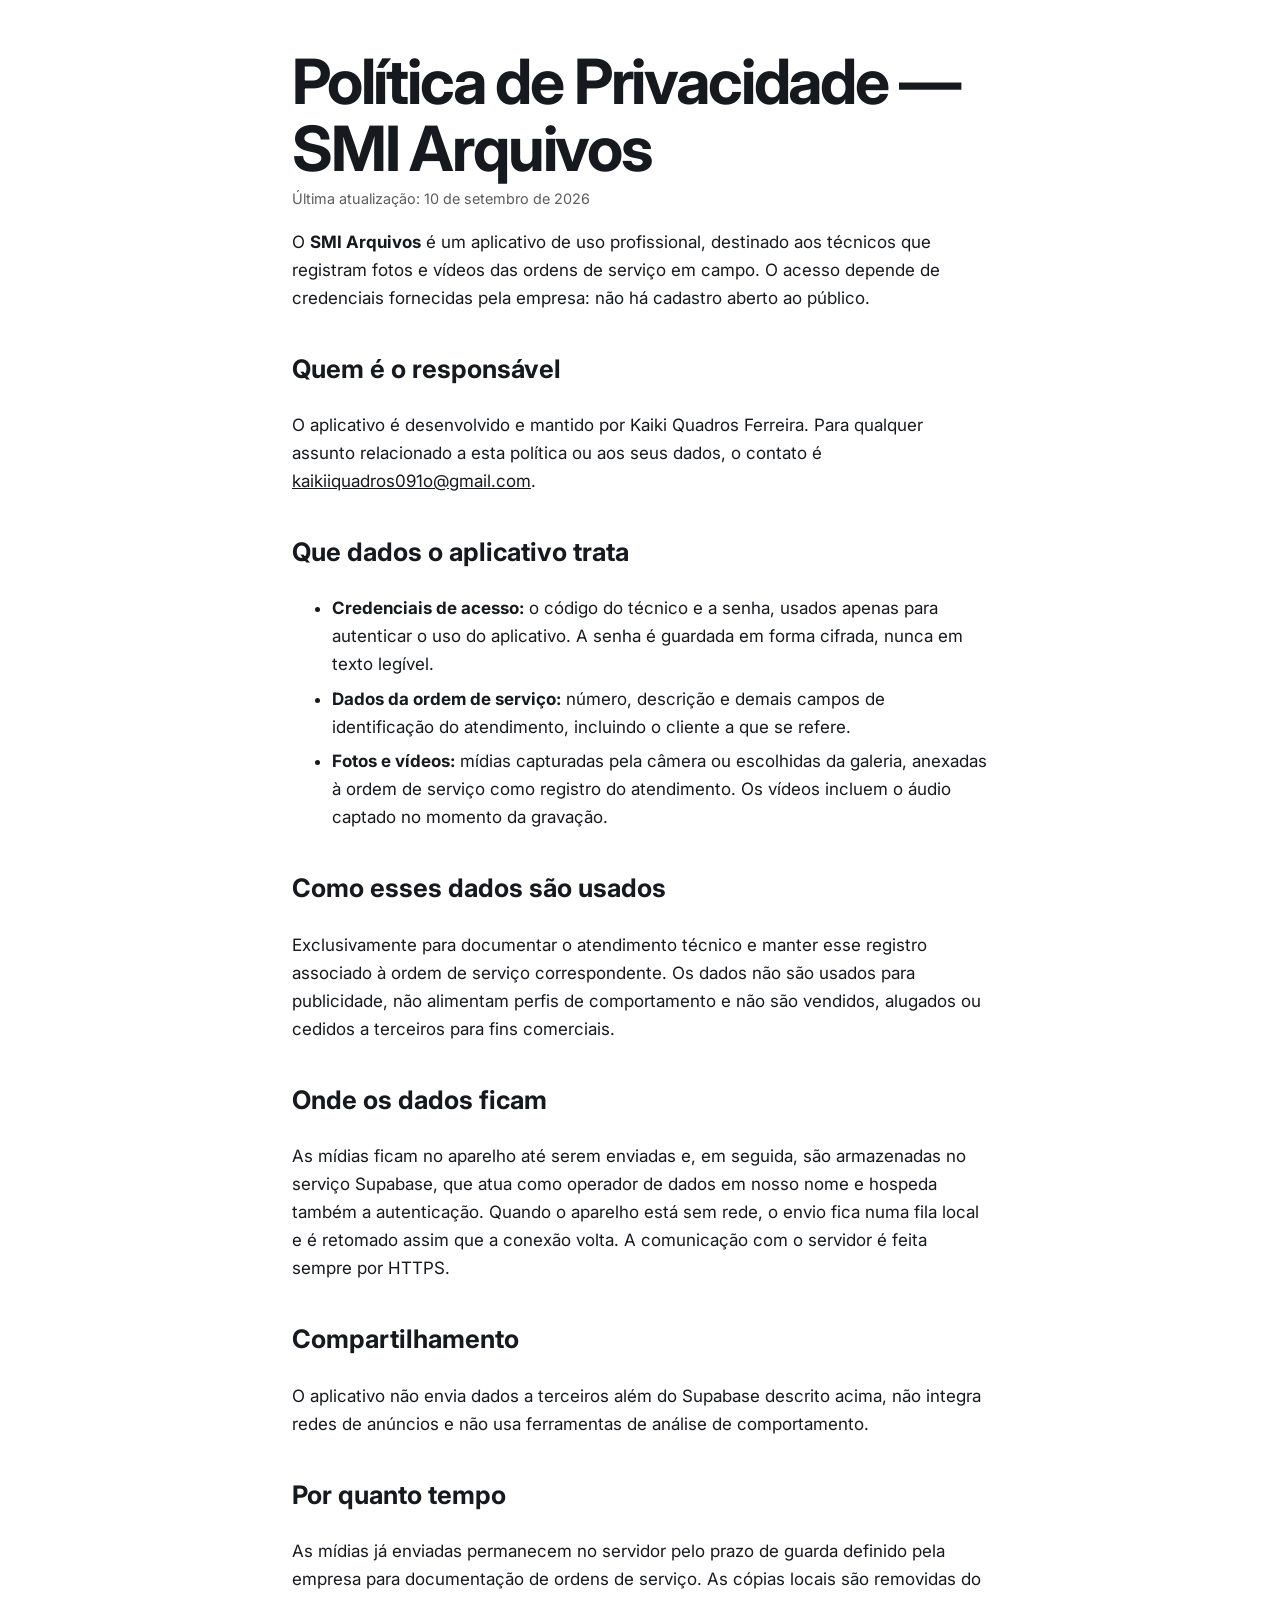
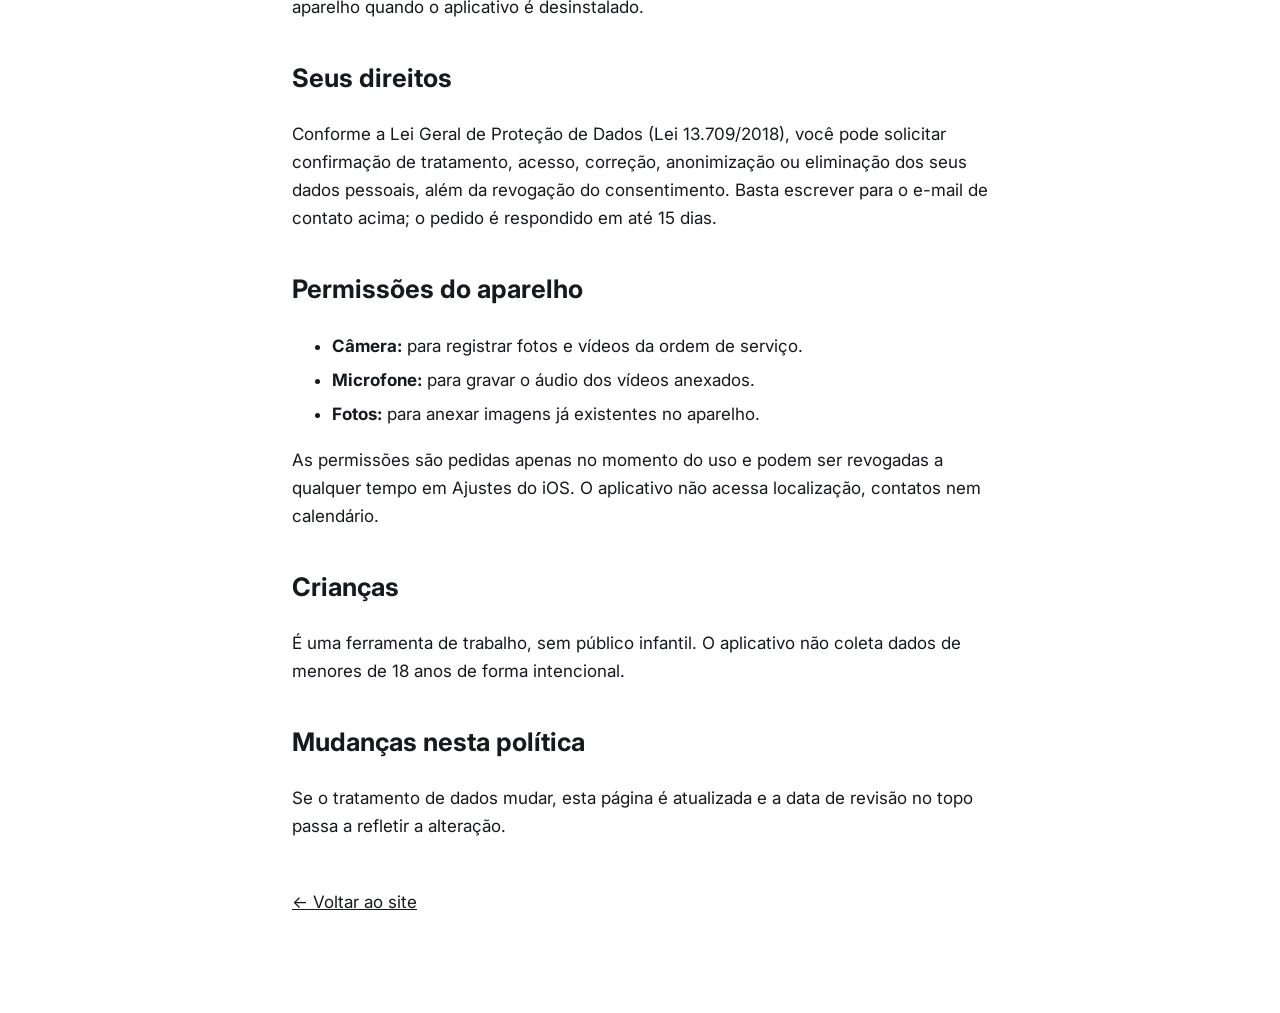
<file: privacidade/smi-files.html>
<!doctype html>
<html lang="pt-BR">
<head>
<meta charset="utf-8">
<meta name="viewport" content="width=device-width, initial-scale=1">
<title>Política de Privacidade — SMI Arquivos</title>
<meta name="description" content="Como o aplicativo SMI Arquivos trata as mídias e os dados das ordens de serviço.">
<meta name="theme-color" content="#0d1117">
<meta name="robots" content="noindex">
<link rel="icon" href="../favicon.svg" type="image/svg+xml">
<link rel="preconnect" href="https://fonts.googleapis.com">
<link rel="preconnect" href="https://fonts.gstatic.com" crossorigin>
<link href="https://fonts.googleapis.com/css2?family=Inter:wght@400;500;600;700&family=JetBrains+Mono:wght@400;500&display=swap" rel="stylesheet">
<link rel="stylesheet" href="../styles.css">
<style>
  .doc { max-width: 46rem; margin: 0 auto; padding: 3rem 1.25rem 5rem; }
  .doc h1 { margin-bottom: .25rem; }
  .doc .updated { opacity: .7; font-size: .9rem; margin-top: 0; }
  .doc h2 { margin-top: 2.25rem; }
  .doc li { margin-bottom: .4rem; }
</style>
</head>
<body>

<main class="doc">

<h1>Política de Privacidade — SMI Arquivos</h1>
<p class="updated">Última atualização: 10 de setembro de 2026</p>

<p>O <strong>SMI Arquivos</strong> é um aplicativo de uso profissional, destinado aos
técnicos que registram fotos e vídeos das ordens de serviço em campo. O acesso
depende de credenciais fornecidas pela empresa: não há cadastro aberto ao público.</p>

<h2>Quem é o responsável</h2>
<p>O aplicativo é desenvolvido e mantido por Kaiki Quadros Ferreira. Para qualquer
assunto relacionado a esta política ou aos seus dados, o contato é
<a href="mailto:kaikiiquadros091o@gmail.com">kaikiiquadros091o@gmail.com</a>.</p>

<h2>Que dados o aplicativo trata</h2>
<ul>
  <li><strong>Credenciais de acesso:</strong> o código do técnico e a senha, usados
      apenas para autenticar o uso do aplicativo. A senha é guardada em forma
      cifrada, nunca em texto legível.</li>
  <li><strong>Dados da ordem de serviço:</strong> número, descrição e demais campos
      de identificação do atendimento, incluindo o cliente a que se refere.</li>
  <li><strong>Fotos e vídeos:</strong> mídias capturadas pela câmera ou escolhidas da
      galeria, anexadas à ordem de serviço como registro do atendimento. Os vídeos
      incluem o áudio captado no momento da gravação.</li>
</ul>

<h2>Como esses dados são usados</h2>
<p>Exclusivamente para documentar o atendimento técnico e manter esse registro
associado à ordem de serviço correspondente. Os dados não são usados para
publicidade, não alimentam perfis de comportamento e não são vendidos, alugados ou
cedidos a terceiros para fins comerciais.</p>

<h2>Onde os dados ficam</h2>
<p>As mídias ficam no aparelho até serem enviadas e, em seguida, são armazenadas no
serviço Supabase, que atua como operador de dados em nosso nome e hospeda também a
autenticação. Quando o aparelho está sem rede, o envio fica numa fila local e é
retomado assim que a conexão volta. A comunicação com o servidor é feita sempre por
HTTPS.</p>

<h2>Compartilhamento</h2>
<p>O aplicativo não envia dados a terceiros além do Supabase descrito acima, não
integra redes de anúncios e não usa ferramentas de análise de comportamento.</p>

<h2>Por quanto tempo</h2>
<p>As mídias já enviadas permanecem no servidor pelo prazo de guarda definido pela
empresa para documentação de ordens de serviço. As cópias locais são removidas do
aparelho quando o aplicativo é desinstalado.</p>

<h2>Seus direitos</h2>
<p>Conforme a Lei Geral de Proteção de Dados (Lei 13.709/2018), você pode solicitar
confirmação de tratamento, acesso, correção, anonimização ou eliminação dos seus
dados pessoais, além da revogação do consentimento. Basta escrever para o e-mail de
contato acima; o pedido é respondido em até 15 dias.</p>

<h2>Permissões do aparelho</h2>
<ul>
  <li><strong>Câmera:</strong> para registrar fotos e vídeos da ordem de serviço.</li>
  <li><strong>Microfone:</strong> para gravar o áudio dos vídeos anexados.</li>
  <li><strong>Fotos:</strong> para anexar imagens já existentes no aparelho.</li>
</ul>
<p>As permissões são pedidas apenas no momento do uso e podem ser revogadas a
qualquer tempo em Ajustes do iOS. O aplicativo não acessa localização, contatos
nem calendário.</p>

<h2>Crianças</h2>
<p>É uma ferramenta de trabalho, sem público infantil. O aplicativo não coleta
dados de menores de 18 anos de forma intencional.</p>

<h2>Mudanças nesta política</h2>
<p>Se o tratamento de dados mudar, esta página é atualizada e a data de revisão no
topo passa a refletir a alteração.</p>

<p style="margin-top:3rem"><a href="../pt.html">← Voltar ao site</a></p>

</main>

</body>
</html>
</file>
<file: styles.css>
/* ---------- tokens (light is the base) ---------- */
:root {
  --bg:        #ffffff;
  --bg-alt:    #f6f7f9;
  --fg:        #16191d;
  --fg-muted:  #5a6270;
  --fg-faint:  #6b7280;
  --line:      #e2e5ea;
  --line-soft: #edeff3;
  --accent:    #b45309;
  --accent-fg: #ffffff;
  --accent-bg: #fdf6ec;
  --node:      #ffffff;
  --node-alt:  #fdf6ec;
  --node-mach: #eef1f5;
  --node-ai:   #f2f7f4;
  --ok:        #15803d;
  --ok-bg:     #eef7f1;

  --radius: 10px;
  --wrap: 940px;
  --mono: "JetBrains Mono", ui-monospace, SFMono-Regular, Menlo, Consolas, monospace;
  --sans: "Inter", -apple-system, BlinkMacSystemFont, "Segoe UI", Roboto, sans-serif;
}

@media (prefers-color-scheme: dark) {
  :root:not([data-theme="light"]) {
    --bg:        #0d1117;
    --bg-alt:    #12181f;
    --fg:        #e7ecf2;
    --fg-muted:  #9aa5b4;
    --fg-faint:  #7d8899;
    --line:      #232c37;
    --line-soft: #1a222c;
    --accent:    #f0a842;
    --accent-fg: #1a1206;
    --accent-bg: #1f1809;
    --node:      #141c25;
    --node-alt:  #1f1809;
    --node-mach: #1a222c;
    --node-ai:   #10201a;
    --ok:        #5dd39e;
    --ok-bg:     #0f2119;
  }
}

:root[data-theme="dark"] {
  --bg:        #0d1117;
  --bg-alt:    #12181f;
  --fg:        #e7ecf2;
  --fg-muted:  #9aa5b4;
  --fg-faint:  #7d8899;
  --line:      #232c37;
  --line-soft: #1a222c;
  --accent:    #f0a842;
  --accent-fg: #1a1206;
  --accent-bg: #1f1809;
  --node:      #141c25;
  --node-alt:  #1f1809;
  --node-mach: #1a222c;
  --node-ai:   #10201a;
  --ok:        #5dd39e;
  --ok-bg:     #0f2119;
}

/* ---------- base ---------- */
*, *::before, *::after { box-sizing: border-box; }

html { scroll-behavior: smooth; }
@media (prefers-reduced-motion: reduce) { html { scroll-behavior: auto; } }

body {
  margin: 0;
  background: var(--bg);
  color: var(--fg);
  font-family: var(--sans);
  font-size: 17px;
  line-height: 1.65;
  -webkit-font-smoothing: antialiased;
}

a { color: inherit; }
code {
  font-family: var(--mono);
  font-size: .88em;
  background: var(--bg-alt);
  border: 1px solid var(--line-soft);
  border-radius: 4px;
  padding: .1em .35em;
}
img { max-width: 100%; }

.wrap { max-width: var(--wrap); margin: 0 auto; padding: 0 24px; }

.skip {
  position: absolute; left: -9999px;
  background: var(--accent); color: var(--accent-fg);
  padding: 10px 16px; border-radius: 0 0 var(--radius) 0; z-index: 100;
}
.skip:focus { left: 0; top: 0; }

/* ---------- topbar ---------- */
.topbar {
  position: sticky; top: 0; z-index: 50;
  background: color-mix(in srgb, var(--bg) 88%, transparent);
  backdrop-filter: blur(10px);
  border-bottom: 1px solid var(--line);
}
.row { display: flex; align-items: center; gap: 20px; height: 62px; }

.brand {
  display: inline-flex; align-items: center; gap: 10px;
  font-weight: 700; letter-spacing: -.01em; text-decoration: none;
  font-size: 15px; white-space: nowrap;
}
.brand-mark {
  width: 11px; height: 11px; border-radius: 3px;
  background: var(--accent); flex: none;
}

.nav { margin-left: auto; display: flex; gap: 22px; font-size: 14.5px; }
.nav a { color: var(--fg-muted); text-decoration: none; }
.nav a:hover { color: var(--fg); }

.lang {
  display: flex; align-items: center; gap: 0;
  margin: 0; font-family: var(--mono); font-size: 12.5px;
  border: 1px solid var(--line); border-radius: 8px; overflow: hidden;
  flex: none;
}
.lang > * {
  padding: 6px 9px; line-height: 1;
  text-decoration: none; color: var(--fg-muted);
}
.lang > a:hover { color: var(--fg); background: var(--bg-alt); }
.lang .lang-on {
  background: var(--accent); color: var(--accent-fg); font-weight: 500;
}

.icon-btn {
  background: transparent; border: 1px solid var(--line);
  color: var(--fg-muted); border-radius: 8px;
  width: 34px; height: 34px; cursor: pointer; font-size: 15px;
  line-height: 1; flex: none;
}
.icon-btn:hover { color: var(--fg); border-color: var(--fg-faint); }

/* ---------- hero ---------- */
.hero { padding: 92px 0 76px; }
.kicker {
  margin: 0 0 20px;
  font-family: var(--mono); font-size: 12.5px;
  letter-spacing: .1em; text-transform: uppercase;
  color: var(--accent);
}
h1 {
  margin: 0 0 24px;
  font-size: clamp(2.3rem, 6vw, 3.9rem);
  line-height: 1.08; letter-spacing: -.035em; font-weight: 700;
}
.lede {
  margin: 0 0 28px; max-width: 60ch;
  font-size: 1.12rem; color: var(--fg-muted);
}
.meta { display: flex; flex-wrap: wrap; gap: 10px; margin: 0 0 32px; }
.pill {
  font-size: 13px; padding: 5px 13px; border-radius: 999px;
  border: 1px solid var(--line); color: var(--fg-muted);
}
.pill-on {
  color: var(--ok); background: var(--ok-bg);
  border-color: color-mix(in srgb, var(--ok) 32%, transparent);
  font-weight: 500;
}

.cta { display: flex; flex-wrap: wrap; gap: 12px; margin: 0; }
.btn {
  display: inline-block; text-decoration: none;
  padding: 11px 20px; border-radius: 8px;
  border: 1px solid var(--line); color: var(--fg);
  font-size: 15px; font-weight: 500;
}
.btn:hover { border-color: var(--fg-faint); background: var(--bg-alt); }
.btn-primary {
  background: var(--accent); border-color: var(--accent); color: var(--accent-fg);
}
.btn-primary:hover { background: var(--accent); border-color: var(--accent); opacity: .9; }
.btn-sm { padding: 7px 14px; font-size: 14px; }

/* ---------- bands & sections ---------- */
.band {
  background: var(--bg-alt);
  border-block: 1px solid var(--line);
  padding: 68px 0;
}
.section { padding: 76px 0; }

.band-title, .sec-title {
  margin: 0 0 14px;
  font-size: clamp(1.5rem, 3.4vw, 2rem);
  letter-spacing: -.025em; font-weight: 700;
}
.band-lede, .sec-note {
  margin: 0 0 36px; max-width: 62ch; color: var(--fg-muted);
}
.sec-note { font-size: 15px; }

/* ---------- diagram ---------- */
.diagram { margin: 0; overflow-x: auto; }
.diagram svg { display: block; min-width: 660px; width: 100%; height: auto; }

.node { fill: var(--node); stroke: var(--line); stroke-width: 1.5; }
.node-alt { fill: var(--node-alt); stroke: var(--accent); }
.node-machine { fill: var(--node-mach); stroke: var(--fg-faint); }
.node-ai { fill: var(--node-ai); stroke: var(--ok); }

.node-t {
  fill: var(--fg); font-family: var(--mono); font-size: 13px;
  font-weight: 500; text-anchor: middle;
}
.node-t.sm { font-size: 12px; }
.node-s {
  fill: var(--fg-muted); font-family: var(--sans);
  font-size: 11.5px; text-anchor: middle;
}
.edge { fill: none; stroke: var(--fg-faint); stroke-width: 1.5; }
.edge.dash { stroke-dasharray: 5 4; }
.head { fill: var(--fg-faint); }
.edge-t {
  fill: var(--fg-faint); font-family: var(--mono);
  font-size: 11px; text-anchor: middle;
}
.edge-t.rot { text-anchor: start; }

/* ---------- projects ---------- */
.proj {
  border-top: 1px solid var(--line);
  padding: 34px 0 30px;
}
.proj:last-of-type { border-bottom: 1px solid var(--line); }

.proj-h {
  display: flex; flex-wrap: wrap; align-items: baseline;
  gap: 8px 18px; margin-bottom: 14px;
}
.proj-h h3 { margin: 0; font-size: 1.28rem; letter-spacing: -.02em; }
.proj-h h3 a {
  font-family: var(--mono); font-weight: 600;
  text-decoration: none; border-bottom: 2px solid var(--accent);
  padding-bottom: 1px;
}
.proj-h h3 a:hover { color: var(--accent); }

.tags { display: flex; flex-wrap: wrap; gap: 7px; margin: 0; }
.tags span {
  font-family: var(--mono); font-size: 11.5px;
  padding: 3px 9px; border-radius: 5px;
  background: var(--bg-alt); border: 1px solid var(--line-soft);
  color: var(--fg-muted);
}
.band .tags span { background: var(--bg); }

.proj p { margin: 0 0 14px; max-width: 68ch; }
.proj-lede { font-size: 1.06rem; font-weight: 500; }
.proj p:not(.proj-lede):not(.proj-links) { color: var(--fg-muted); }

.proj-hi {
  border-left: 3px solid var(--accent);
  background: var(--accent-bg);
  padding: 12px 16px; border-radius: 0 var(--radius) var(--radius) 0;
  font-size: 15.5px;
}
.proj-hi a { color: var(--accent); }

.proj-links {
  display: flex; align-items: center; flex-wrap: wrap;
  gap: 14px; margin-top: 20px !important;
}
.badge { height: 20px; }

/* ---------- stack grid ---------- */
.grid {
  display: grid; gap: 22px;
  grid-template-columns: repeat(auto-fit, minmax(230px, 1fr));
  margin-bottom: 34px;
}
.cell {
  background: var(--bg); border: 1px solid var(--line);
  border-radius: var(--radius); padding: 20px;
}
.cell h3 {
  margin: 0 0 8px; font-size: 14px;
  font-family: var(--mono); font-weight: 500; color: var(--accent);
}
.cell p { margin: 0; font-size: 14.5px; color: var(--fg-muted); line-height: 1.6; }

.note {
  margin: 0; max-width: 66ch;
  color: var(--fg-muted); font-size: 15.5px;
}

/* ---------- contact & footer ---------- */
.contact .lede { margin-bottom: 26px; }

.foot {
  border-top: 1px solid var(--line);
  padding: 28px 0; color: var(--fg-faint); font-size: 14px;
}
.foot p { margin: 0; }

/* ---------- responsive ---------- */
@media (max-width: 620px) {
  body { font-size: 16px; }
  .hero { padding: 60px 0 52px; }
  .section, .band { padding: 52px 0; }
  .nav { gap: 13px; font-size: 13.5px; }
  .nav .ext { display: none; }
  .lang { font-size: 11.5px; }
  .lang > * { padding: 5px 6px; }
  .row { gap: 12px; }
  .brand { font-size: 0; gap: 0; }
  .brand-mark { width: 13px; height: 13px; }
}

/* Abaixo de 430px a barra nao comporta 3 links + idioma + tema sem empurrar
   o botao de tema para fora da viewport: o link de contato sai (a secao
   continua alcancavel rolando e pelo rodape). */
@media (max-width: 430px) {
  .nav { gap: 11px; font-size: 13px; }
  .nav a[href="#contact"] { display: none; }
  .row { gap: 9px; }
  .wrap { padding: 0 16px; }
}

/* ---------- interactive demos ---------- */
.demo {
  background: var(--bg);
  border: 1px solid var(--line);
  border-radius: var(--radius);
  padding: 22px;
  margin-bottom: 22px;
}
.band .demo { background: var(--bg); }

.demo-head h3 {
  margin: 0 0 6px; font-size: 1.1rem; letter-spacing: -.02em;
}
.demo-head p {
  margin: 0 0 18px; color: var(--fg-muted);
  font-size: 15px; max-width: 66ch;
}

.demo-modes { display: flex; gap: 8px; margin-bottom: 16px; flex-wrap: wrap; }
.dm-btn {
  font-family: var(--mono); font-size: 13px;
  padding: 7px 14px; border-radius: 7px;
  border: 1px solid var(--line); background: transparent;
  color: var(--fg-muted); cursor: pointer;
}
.dm-btn:hover { color: var(--fg); border-color: var(--fg-faint); }
.dm-btn.is-on {
  background: var(--accent); border-color: var(--accent);
  color: var(--accent-fg); font-weight: 500;
}

.demo-rate {
  display: flex; align-items: center; gap: 12px;
  margin-bottom: 18px; flex-wrap: wrap;
}
.demo-rate label { font-size: 14px; color: var(--fg-muted); white-space: nowrap; }
.demo-rate input[type=range] { flex: 1; min-width: 140px; accent-color: var(--accent); }
.demo-rate output {
  font-family: var(--mono); font-size: 13px;
  min-width: 72px; text-align: right; color: var(--fg);
}

.buf { margin-bottom: 18px; }
.buf-label {
  display: flex; justify-content: space-between;
  font-size: 13px; color: var(--fg-muted); margin-bottom: 6px;
}
.buf-label span:last-child { font-family: var(--mono); }
.buf-track {
  position: relative; height: 26px;
  background: var(--bg-alt); border: 1px solid var(--line);
  border-radius: 6px; overflow: hidden;
}
.buf-fill {
  height: 100%; width: 0;
  background: var(--ok); transition: width .05s linear;
}
.buf-fill.is-hot { background: #d9534f; }
.buf-mark { position: absolute; top: 0; bottom: 0; width: 2px; background: var(--fg-faint); z-index: 2; opacity: .55; }
.buf-legend {
  display: flex; align-items: center; gap: 10px;
  margin-top: 7px; font-size: 12.5px; color: var(--fg-faint);
}
.sig {
  font-family: var(--mono); font-size: 12px; font-weight: 500;
  padding: 2px 8px; border-radius: 4px;
  background: var(--ok-bg); color: var(--ok);
  border: 1px solid color-mix(in srgb, var(--ok) 30%, transparent);
}
.sig.sig-off {
  background: #fdecea; color: #c0392b; border-color: #e8b4ae;
}
:root[data-theme="dark"] .sig.sig-off,
:root:not([data-theme="light"]) .sig.sig-off { background: #2a1512; color: #f0918a; border-color: #5a2c25; }

.stats { display: flex; flex-wrap: wrap; gap: 26px; margin-bottom: 14px; }
.stat b {
  display: block; font-family: var(--mono);
  font-size: 1.35rem; line-height: 1.2; font-weight: 500;
}
.stat span { font-size: 12.5px; color: var(--fg-faint); }
.stat-bad b { color: #c0392b; }
:root[data-theme="dark"] .stat-bad b,
:root:not([data-theme="light"]) .stat-bad b { color: #f0918a; }

.verdict {
  margin: 0 0 16px; padding: 11px 14px;
  border-left: 3px solid var(--line); background: var(--bg-alt);
  border-radius: 0 6px 6px 0;
  font-size: 14.5px; color: var(--fg-muted); min-height: 3.2em;
}
.verdict.is-bad { border-left-color: #c0392b; }
.verdict.is-good { border-left-color: var(--ok); }
.verdict b { color: var(--fg); }

.demo-actions { display: flex; gap: 10px; flex-wrap: wrap; }

/* g-code viewer */
.gc-grid {
  display: grid; gap: 16px; margin-bottom: 16px;
  grid-template-columns: minmax(0, 1fr) minmax(0, 1.25fr);
}
#gc-src {
  font-family: var(--mono); font-size: 12.5px; line-height: 1.55;
  width: 100%; min-height: 300px; resize: vertical;
  padding: 12px; border-radius: 7px;
  border: 1px solid var(--line);
  background: var(--bg-alt); color: var(--fg);
}
#gc-src:focus { outline: 2px solid var(--accent); outline-offset: -1px; }
.gc-canvas-wrap {
  border: 1px solid var(--line); border-radius: 7px;
  background: var(--bg-alt); padding: 8px;
  display: flex; align-items: center; justify-content: center;
}
#gc-canvas { width: 100%; height: auto; display: block; }

@media (max-width: 720px) {
  .gc-grid { grid-template-columns: 1fr; }
  #gc-src { min-height: 190px; }
  .demo { padding: 16px; }
  .stats { gap: 18px; }
}

/* ================= v2: vitrine visual e projetos compactos ================= */

/* --- hero mais pessoal --- */
.hero-grid {
  display: grid; gap: 34px; align-items: center;
  grid-template-columns: 1fr;
}
@media (min-width: 860px) {
  .hero-grid { grid-template-columns: 1fr auto; gap: 48px; }
}
.avatar {
  width: 168px; height: 168px; border-radius: 50%;
  object-fit: cover; border: 3px solid var(--accent);
  display: block;
}
.avatar-ph {
  width: 168px; height: 168px; border-radius: 50%;
  border: 2px dashed var(--line);
  display: grid; place-items: center; text-align: center;
  color: var(--fg-faint); font-size: 12px; padding: 18px;
  font-family: var(--mono); line-height: 1.5;
}

/* --- vitrine: capturas reais --- */
.shots { display: grid; gap: 26px; grid-template-columns: 1fr; }
/* Uma coluna de proposito: a 450px a interface capturada fica ilegivel, e a
   captura so convence se der para ler o que esta na tela. */

.shot {
  margin: 0; border: 1px solid var(--line);
  border-radius: var(--radius); overflow: hidden;
  background: var(--bg);
}
.shot img {
  display: block; width: 100%; height: auto;
  border-bottom: 1px solid var(--line);
  cursor: zoom-in;
}
.shot figcaption {
  padding: 13px 16px; font-size: 14px; color: var(--fg-muted);
}
.shot figcaption b { color: var(--fg); font-weight: 600; display: block; margin-bottom: 2px; }

/* lightbox */
.lb {
  position: fixed; inset: 0; z-index: 200;
  background: rgba(8,10,14,.93);
  display: none; place-items: center; padding: 3vmin;
}
.lb.is-open { display: grid; }
.lb img { max-width: 100%; max-height: 92vh; border-radius: 6px; }
.lb-close {
  position: absolute; top: 14px; right: 18px;
  background: transparent; border: 0; cursor: pointer;
  color: #fff; font-size: 30px; line-height: 1; padding: 6px 12px;
}

/* --- grid de projetos --- */
.pgrid { display: grid; gap: 18px; grid-template-columns: 1fr; }
@media (min-width: 700px) { .pgrid { grid-template-columns: 1fr 1fr; } }
@media (min-width: 1000px) { .pgrid.pgrid-3 { grid-template-columns: repeat(3, 1fr); } }

.card {
  border: 1px solid var(--line); border-radius: var(--radius);
  padding: 18px; background: var(--bg);
  display: flex; flex-direction: column; gap: 9px;
}
.band .card { background: var(--bg); }
.card-h { display: flex; align-items: baseline; gap: 10px; flex-wrap: wrap; }
.card-h h3 { margin: 0; font-size: 1.02rem; letter-spacing: -.015em; }
.card-h h3 a { font-family: var(--mono); font-weight: 600; text-decoration: none; border-bottom: 2px solid var(--accent); }
.card-h h3 a:hover { color: var(--accent); }
.card-h h3 span.nolink { font-family: var(--mono); font-weight: 600; }
.card p { margin: 0; font-size: 14.5px; color: var(--fg-muted); }
.card .tags span { font-size: 11px; padding: 2px 7px; }

.badge-state {
  font-family: var(--mono); font-size: 10.5px; letter-spacing: .04em;
  text-transform: uppercase; padding: 3px 8px; border-radius: 999px;
  border: 1px solid var(--line); color: var(--fg-faint);
  white-space: nowrap;
}
.badge-state.is-live { color: var(--ok); border-color: color-mix(in srgb, var(--ok) 35%, transparent); background: var(--ok-bg); }
.badge-state.is-test { color: var(--accent); border-color: color-mix(in srgb, var(--accent) 35%, transparent); background: var(--accent-bg); }

/* --- detalhes recolhidos --- */
details.more { margin-top: 4px; }
details.more > summary {
  cursor: pointer; list-style: none;
  font-size: 13.5px; color: var(--accent);
  font-family: var(--mono); padding: 3px 0;
}
details.more > summary::-webkit-details-marker { display: none; }
details.more > summary::before { content: "+ "; font-weight: 700; }
details.more[open] > summary::before { content: "– "; }
details.more > summary:hover { text-decoration: underline; }
details.more .more-body {
  padding-top: 9px; font-size: 14.5px; color: var(--fg-muted);
  line-height: 1.6;
}
details.more .more-body p { margin: 0 0 10px; }
details.more .more-body p:last-child { margin-bottom: 0; }

/* --- chips de stack --- */
.chips { display: flex; flex-wrap: wrap; gap: 8px; margin: 0 0 30px; }
.chip {
  font-family: var(--mono); font-size: 12.5px;
  padding: 6px 12px; border-radius: 7px;
  border: 1px solid var(--line); background: var(--bg);
  color: var(--fg-muted);
}
.chip-h {
  background: var(--accent); border-color: var(--accent);
  color: var(--accent-fg); font-weight: 500;
}

.subhead {
  font-size: 12px; font-family: var(--mono); text-transform: uppercase;
  letter-spacing: .09em; color: var(--fg-faint);
  margin: 30px 0 12px;
}

/* --- vitrine v3: galeria por sistema + numeros --- */
.shot-group { margin-bottom: 34px; }
.shot-group:last-child { margin-bottom: 0; }
.shot-group > h3 {
  margin: 0 0 4px; font-size: 1.05rem; letter-spacing: -.015em;
}
.shot-group > h3 .st {
  font-family: var(--mono); font-size: 11.5px; font-weight: 400;
  color: var(--fg-faint); margin-left: 9px;
}
.shot-group > p.gl {
  margin: 0 0 16px; font-size: 14.5px; color: var(--fg-muted); max-width: 68ch;
}
.shots-2 { display: grid; gap: 18px; grid-template-columns: 1fr; }
@media (min-width: 820px) { .shots-2 { grid-template-columns: 1fr 1fr; } }

/* faixa de numeros reais */
.figures {
  display: grid; gap: 16px; margin: 0 0 34px;
  grid-template-columns: repeat(2, 1fr);
}
@media (min-width: 700px) { .figures { grid-template-columns: repeat(4, 1fr); } }
.fig {
  border: 1px solid var(--line); border-radius: var(--radius);
  padding: 16px 18px; background: var(--bg);
}
.fig b {
  display: block; font-family: var(--mono);
  font-size: 1.5rem; line-height: 1.1; font-weight: 500;
  color: var(--accent); letter-spacing: -.02em;
}
.fig span { font-size: 12.5px; color: var(--fg-muted); display: block; margin-top: 5px; }
</file>
